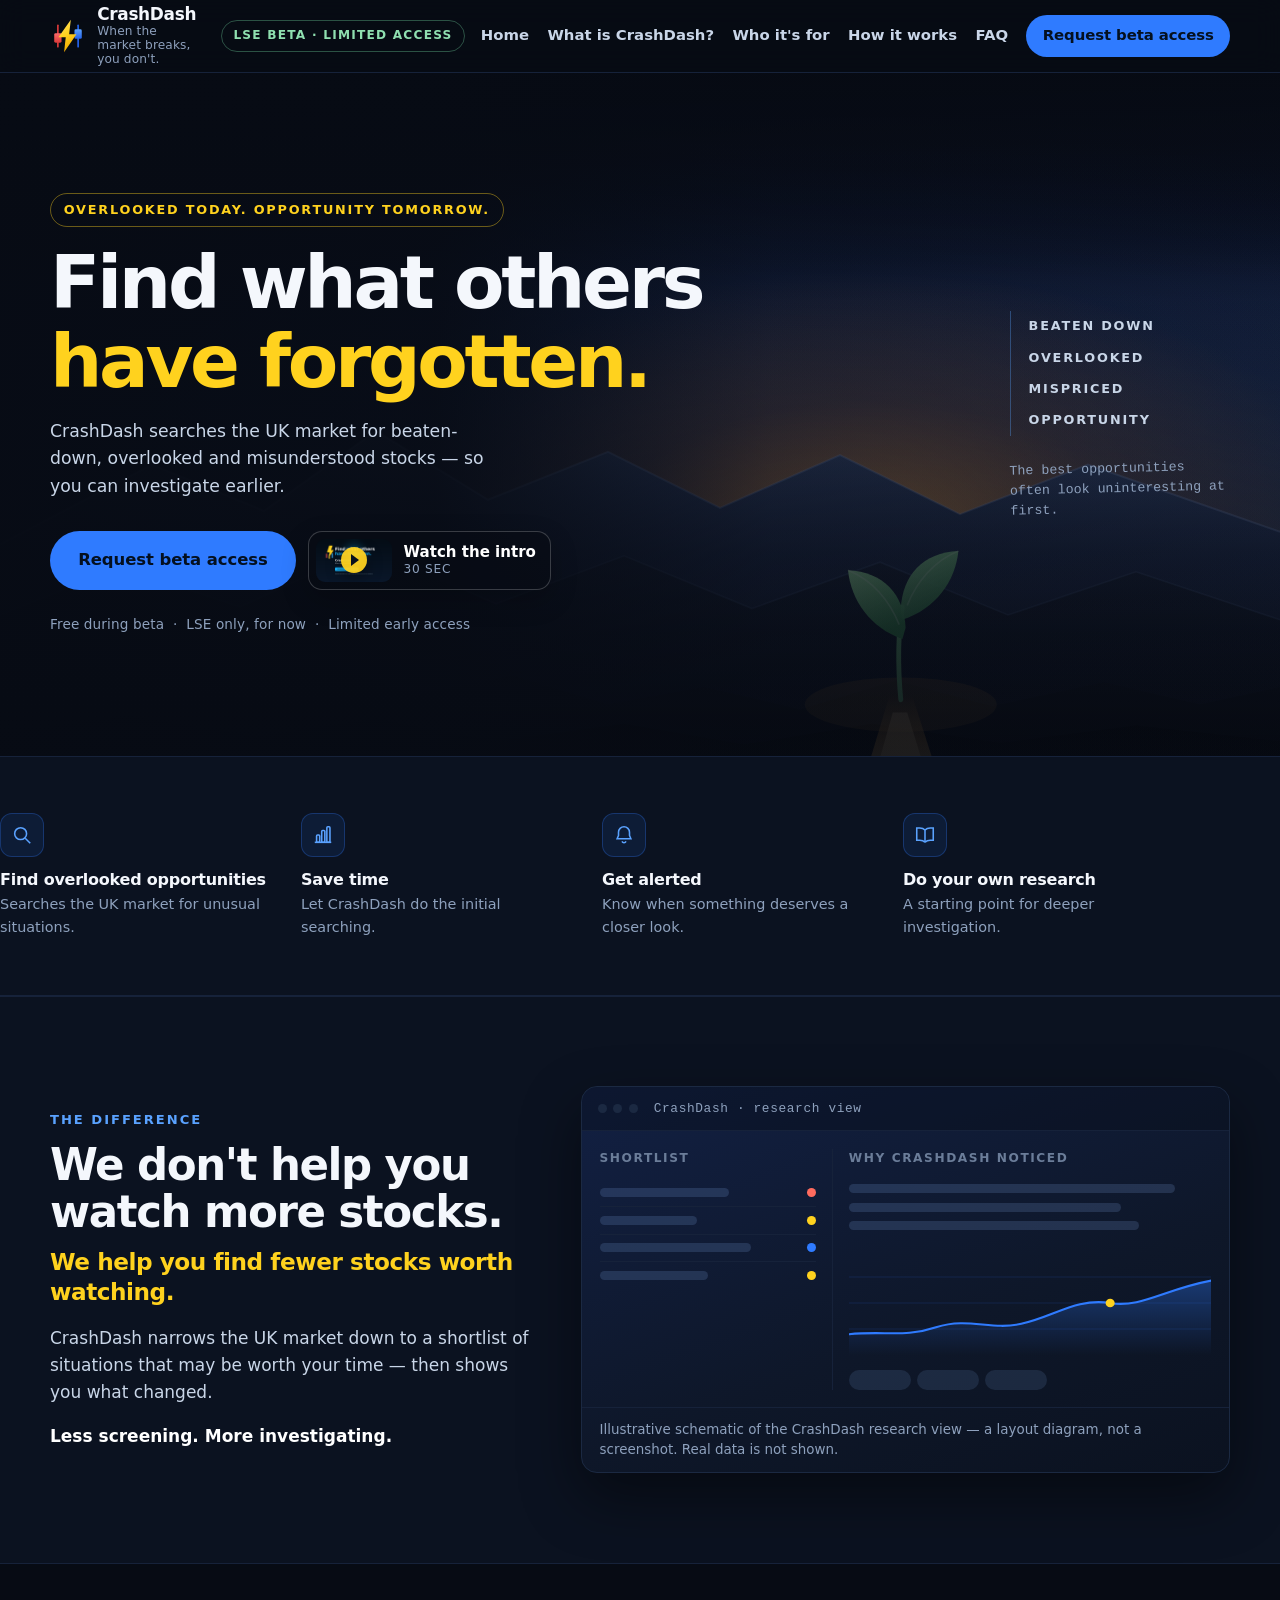
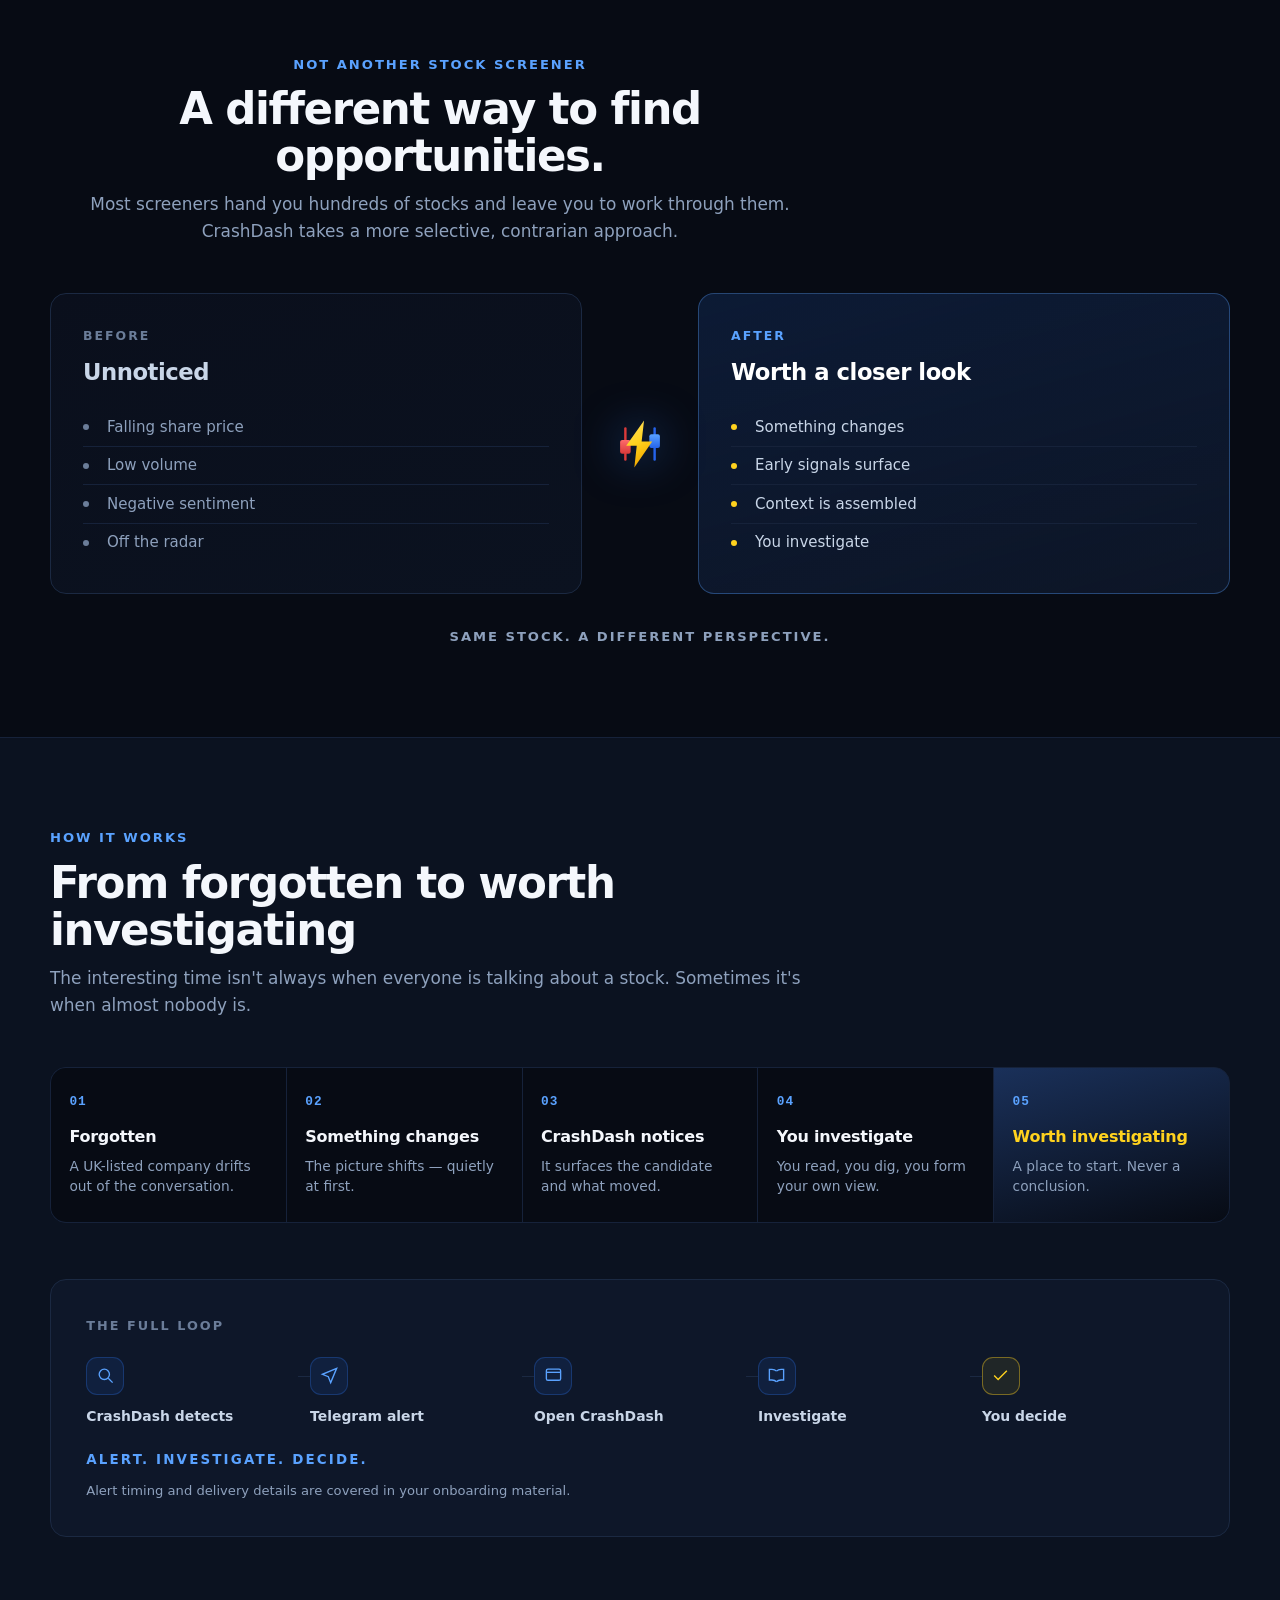
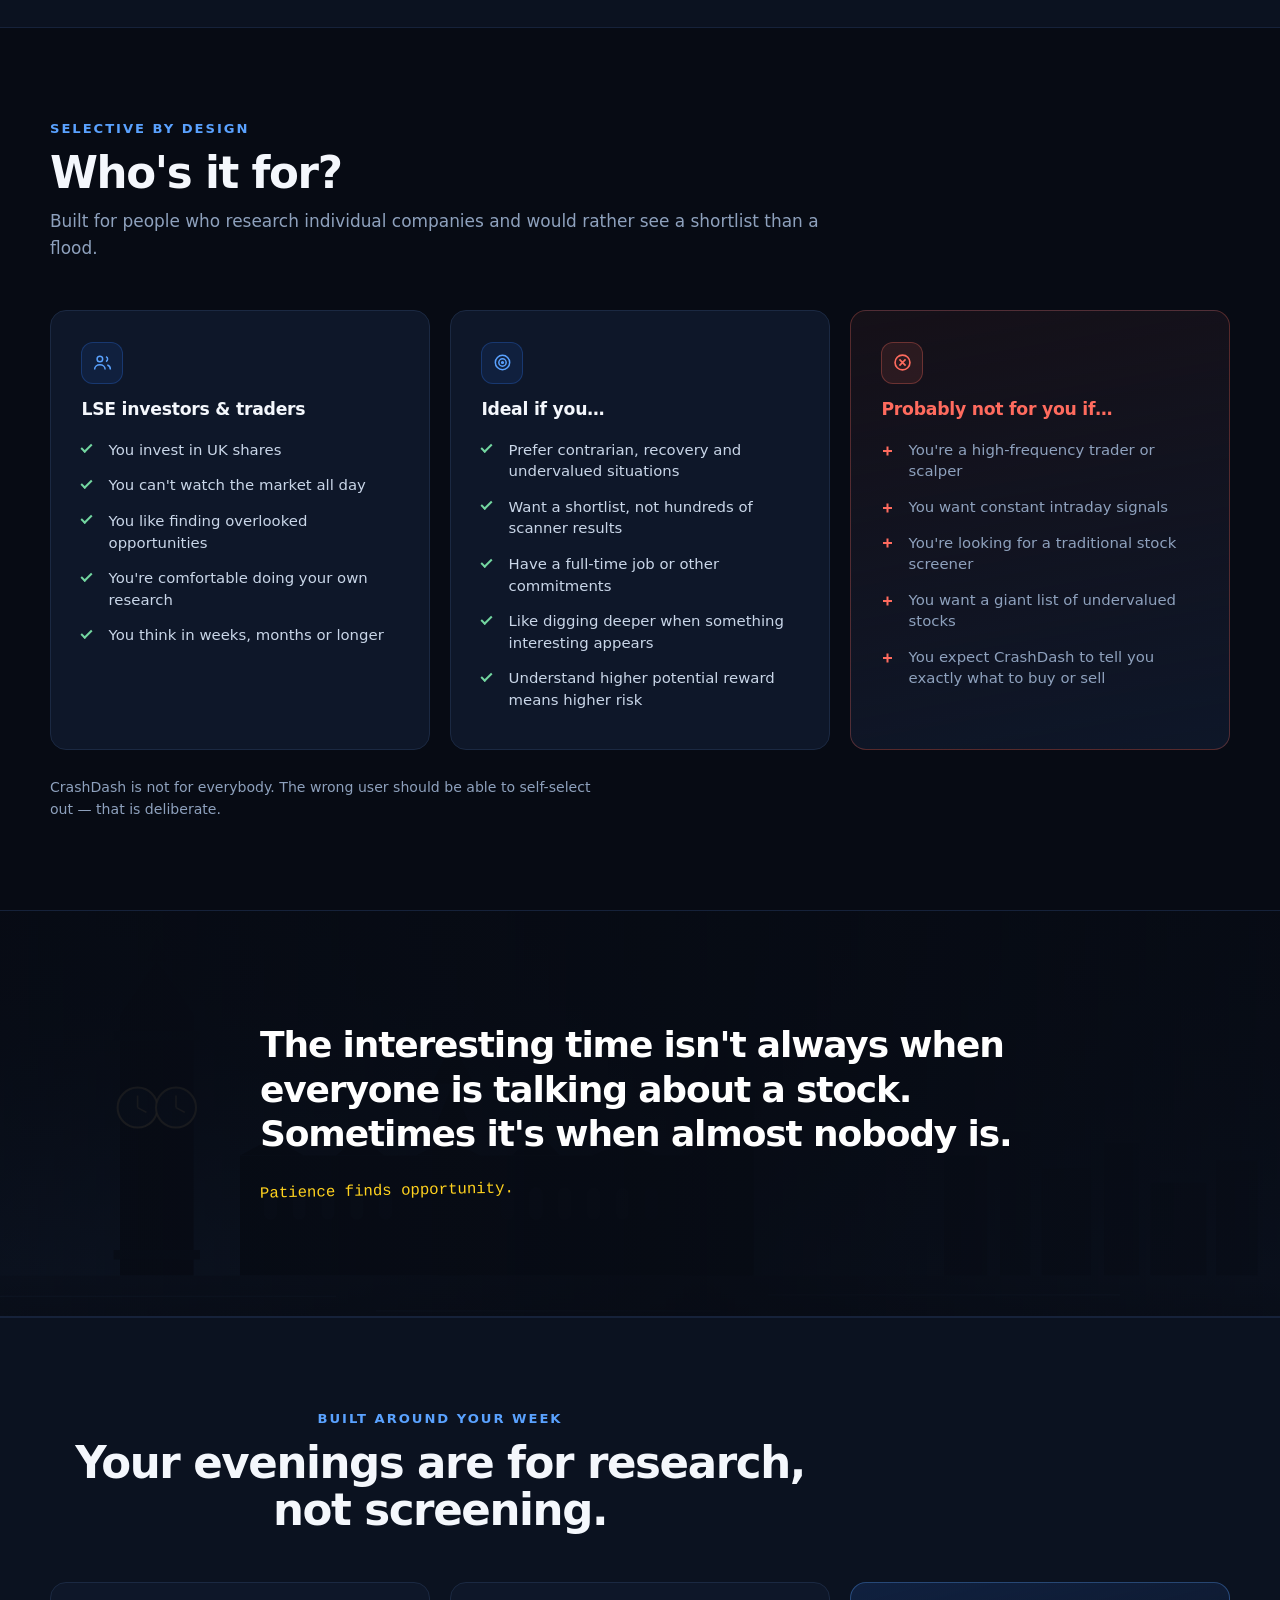
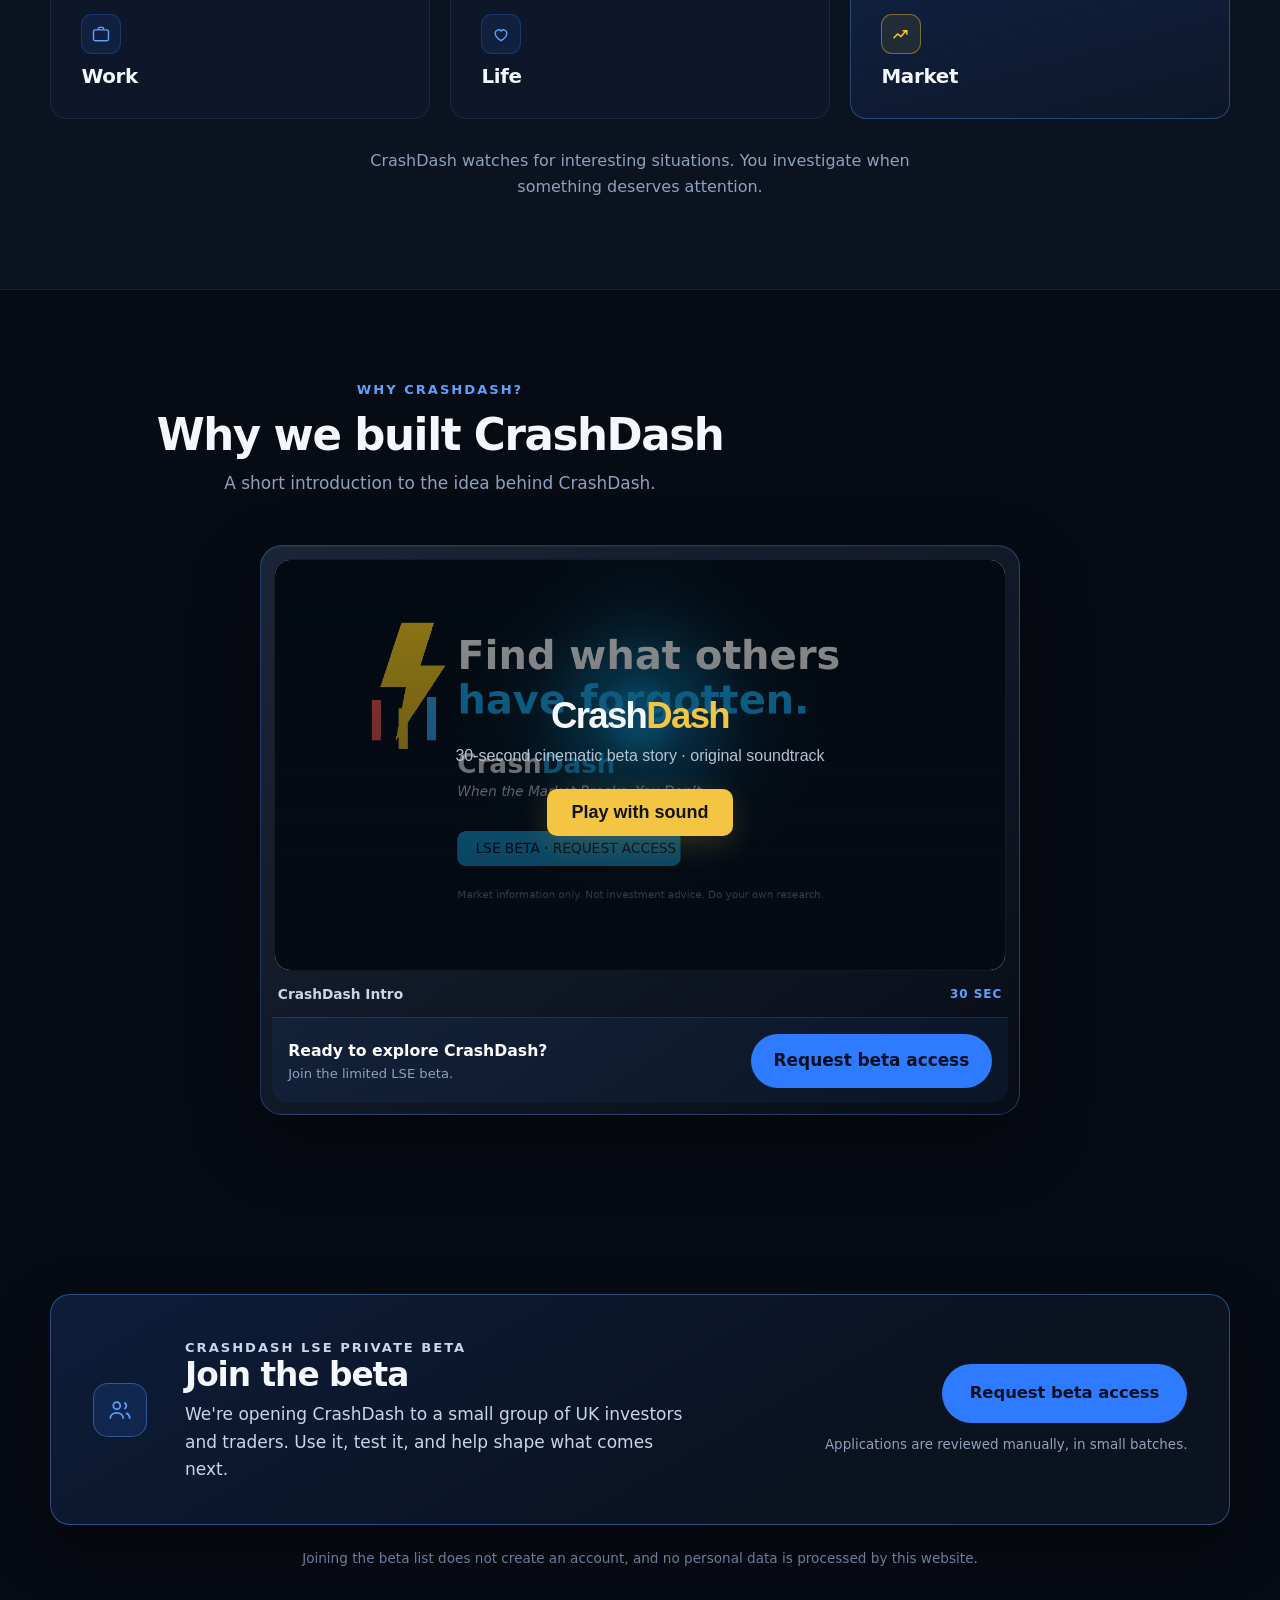
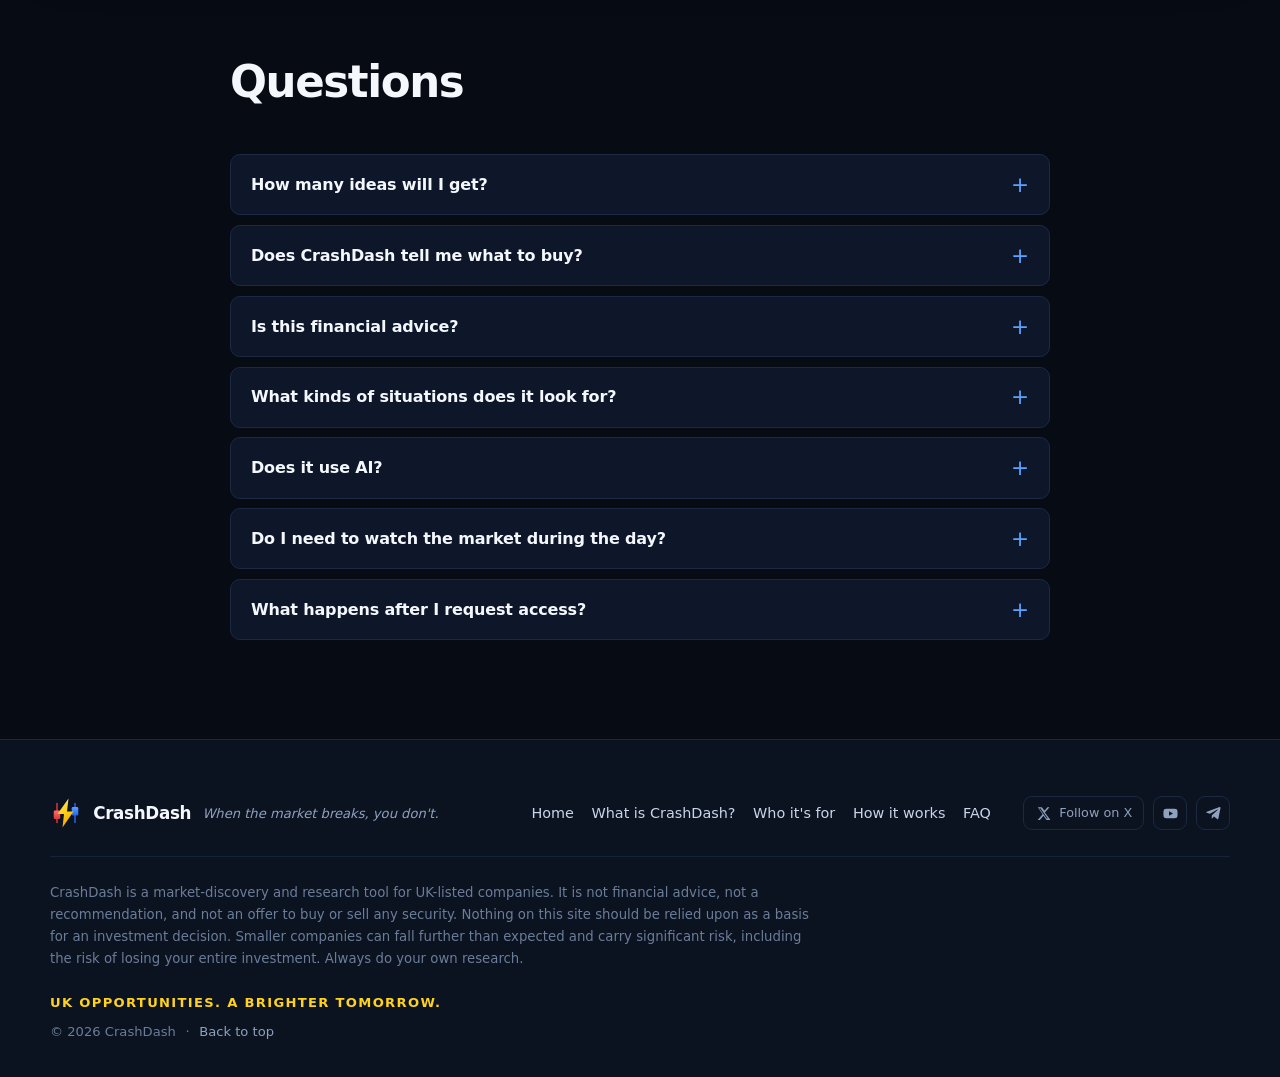
<file: index.html>
<!DOCTYPE html>
<html lang="en-GB">
<head>
<meta charset="utf-8">
<meta name="viewport" content="width=device-width, initial-scale=1">

<title>CrashDash — find what others have forgotten</title>
<meta name="description" content="CrashDash searches the UK market for beaten-down, overlooked and misunderstood stocks that may deserve another look. It narrows the market so you spend less time screening and more time researching. LSE private beta.">
<meta name="theme-color" content="#070b14">
<meta name="robots" content="index, follow">
<meta name="referrer" content="strict-origin-when-cross-origin">

<!-- Static-only boundary on load: connect-src 'none' means the page cannot call
     any API, and form-action 'none' means no form can post anywhere.
     frame-src allows 'self' for the same-origin cinematic embed.
     frame-ancestors is not honoured in a meta tag; set it as an HTTP header. -->
<meta http-equiv="Content-Security-Policy" content="default-src 'self'; img-src 'self' data:; style-src 'self'; script-src 'self'; connect-src 'none'; form-action 'none'; base-uri 'none'; object-src 'none'; frame-src 'self'">

<meta property="og:type" content="website">
<meta property="og:site_name" content="CrashDash">
<meta property="og:title" content="CrashDash — find what others have forgotten">
<meta property="og:description" content="A selective market-discovery and research tool for UK-listed stocks that may be beaten down, overlooked or misunderstood. LSE private beta.">
<meta name="twitter:card" content="summary">
<meta name="twitter:title" content="CrashDash — find what others have forgotten">
<meta name="twitter:description" content="UK-listed stocks that may be beaten down, overlooked or misunderstood. LSE private beta.">

<!-- Social preview image: export assets/images/og-card.svg to a 1200x630 PNG
     (og-card.png), then add:
       <meta property="og:image" content="assets/images/og-card.png">
       <meta name="twitter:image" content="assets/images/og-card.png">
       <meta name="twitter:card" content="summary_large_image">
     SVG is not rendered by the major social platforms, so it is deliberately not
     referenced here rather than shipping a broken preview. -->

<!-- Canonical URL: add this once a domain is chosen, and mirror it in og:url.
     <link rel="canonical" href="https://example.com/">
     <meta property="og:url" content="https://example.com/"> -->

<link rel="icon" href="assets/images/favicon.svg" type="image/svg+xml">
<link rel="stylesheet" href="assets/css/styles.css">
</head>
<body>

<a class="skip-link" href="#main">Skip to content</a>

<!-- ==================================================== HEADER =========== -->
<header class="site-header" id="top">
  <div class="wrap site-header__inner">
    <a class="brand" href="#top" aria-label="CrashDash home">
      <img class="brand__mark" src="assets/images/logo.svg" alt="" width="36" height="36">
      <span class="brand__text">
        <span class="brand__name">CrashDash</span>
        <span class="brand__tagline">When the market breaks, you don't.</span>
      </span>
    </a>

    <span class="badge">LSE beta · Limited access</span>

    <button class="nav-toggle" type="button" aria-expanded="false" aria-controls="site-nav">
      <span class="nav-toggle__bars" aria-hidden="true"></span>
      <span class="nav-toggle__label">Menu</span>
    </button>

    <nav class="site-nav" id="site-nav" aria-label="Primary">
      <a href="#top">Home</a>
      <a href="#different">What is CrashDash?</a>
      <a href="#who">Who it's for</a>
      <a href="#how">How it works</a>
      <a href="#faq">FAQ</a>
      <a class="btn btn--sm btn--primary" data-beta-link href="#beta">Request beta access</a>
    </nav>
  </div>
</header>

<main id="main">

  <!-- ==================================================== HERO ========== -->
  <section class="hero">
    <img class="hero__atmosphere" src="assets/images/hero-atmosphere.svg" alt="" aria-hidden="true">
    <div class="hero__scrim" aria-hidden="true"></div>

    <div class="wrap hero__inner">
      <div class="hero__copy">
        <p class="eyebrow">Overlooked today. Opportunity tomorrow.</p>
        <h1 class="hero__title">Find what others<br><span class="hl">have forgotten.</span></h1>
        <p class="hero__lede">
          CrashDash searches the UK market for beaten-down, overlooked and
          misunderstood stocks — so you can investigate earlier.
        </p>

        <div class="hero__actions">
          <a class="btn btn--primary btn--lg" data-beta-link href="#beta">Request beta access</a>
          <a class="hero-video-teaser" href="#video" aria-label="Watch the CrashDash intro, 30 seconds">
            <span class="hero-video-teaser__thumb" aria-hidden="true">
              <img src="assets/cinematic/assets/endcard.png" alt="">
              <span class="hero-video-teaser__play"></span>
            </span>
            <span class="hero-video-teaser__copy">
              <strong>Watch the intro</strong>
              <span>30 sec</span>
            </span>
          </a>
        </div>

        <p class="hero__subtext">
          <span>Free during beta</span>
          <span aria-hidden="true">·</span>
          <span>LSE only, for now</span>
          <span aria-hidden="true">·</span>
          <span>Limited early access</span>
        </p>
      </div>

      <aside class="hero__rail" aria-hidden="true">
        <ul class="rail">
          <li>Beaten down</li>
          <li>Overlooked</li>
          <li>Mispriced</li>
          <li>Opportunity</li>
        </ul>
        <p class="rail__note">The best opportunities often look uninteresting at first.</p>
      </aside>
    </div>
  </section>

  <!-- ================================================= BENEFITS ========= -->
  <section class="benefits" aria-label="What CrashDash does">
    <ul class="wrap benefits__grid">
      <li class="benefit">
        <span class="benefit__icon" aria-hidden="true">
          <svg viewBox="0 0 24 24" fill="none" stroke="currentColor" stroke-width="1.7">
            <circle cx="10.5" cy="10.5" r="6.5"/><path d="M15.5 15.5 21 21"/>
          </svg>
        </span>
        <h3>Find overlooked opportunities</h3>
        <p>Searches the UK market for unusual situations.</p>
      </li>
      <li class="benefit">
        <span class="benefit__icon" aria-hidden="true">
          <svg viewBox="0 0 24 24" fill="none" stroke="currentColor" stroke-width="1.7">
            <path d="M3 20h18"/><rect x="5" y="12" width="3.4" height="8" rx="1"/>
            <rect x="10.6" y="7" width="3.4" height="13" rx="1"/><rect x="16.2" y="3" width="3.4" height="17" rx="1"/>
          </svg>
        </span>
        <h3>Save time</h3>
        <p>Let CrashDash do the initial searching.</p>
      </li>
      <li class="benefit">
        <span class="benefit__icon" aria-hidden="true">
          <svg viewBox="0 0 24 24" fill="none" stroke="currentColor" stroke-width="1.7">
            <path d="M12 3a6 6 0 0 0-6 6v3.5L4.5 16h15L18 12.5V9a6 6 0 0 0-6-6Z"/>
            <path d="M9.8 19a2.4 2.4 0 0 0 4.4 0"/>
          </svg>
        </span>
        <h3>Get alerted</h3>
        <p>Know when something deserves a closer look.</p>
      </li>
      <li class="benefit">
        <span class="benefit__icon" aria-hidden="true">
          <svg viewBox="0 0 24 24" fill="none" stroke="currentColor" stroke-width="1.7">
            <path d="M12 6.5C10.6 5 8.6 4.3 6.3 4.3H3v13.4h3.3c2.3 0 4.3.7 5.7 2.2"/>
            <path d="M12 6.5c1.4-1.5 3.4-2.2 5.7-2.2H21v13.4h-3.3c-2.3 0-4.3.7-5.7 2.2"/>
            <path d="M12 6.5v13.4"/>
          </svg>
        </span>
        <h3>Do your own research</h3>
        <p>A starting point for deeper investigation.</p>
      </li>
    </ul>
  </section>

  <!-- ================================================== PRODUCT ========= -->
  <section class="section section--tinted" id="product">
    <div class="wrap">
      <div class="product__split">
        <div class="product__copy">
          <p class="kicker">The difference</p>
          <h2>We don't help you watch more stocks.</h2>
          <p class="statement__quote statement__quote--tight">
            <span class="hl">We help you find fewer stocks worth watching.</span>
          </p>
          <p class="prose">
            CrashDash narrows the UK market down to a shortlist of situations that
            may be worth your time — then shows you what changed.
          </p>
          <p class="prose prose--strong">Less screening. More investigating.</p>
        </div>

        <!-- Illustrative schematic of the CrashDash research view. This is a
             deliberately abstract wireframe: no tickers, no prices and no
             performance figures are shown, because real product screenshots are
             not yet available. Replace this block with a real screenshot when
             one exists (see README, "Product imagery"). -->
        <figure class="schematic">
          <div class="schematic__chrome" aria-hidden="true">
            <span class="schematic__dot"></span>
            <span class="schematic__dot"></span>
            <span class="schematic__dot"></span>
            <span class="schematic__title">CrashDash · research view</span>
          </div>

          <div class="schematic__body" aria-hidden="true">
            <div class="schematic__list">
              <p class="schematic__cap">Shortlist</p>
              <div class="skel skel--row"><span class="skel__bar skel__bar--w60"></span><span class="skel__dot skel__dot--hi"></span></div>
              <div class="skel skel--row"><span class="skel__bar skel__bar--w45"></span><span class="skel__dot skel__dot--md"></span></div>
              <div class="skel skel--row"><span class="skel__bar skel__bar--w70"></span><span class="skel__dot skel__dot--lo"></span></div>
              <div class="skel skel--row"><span class="skel__bar skel__bar--w50"></span><span class="skel__dot skel__dot--md"></span></div>
            </div>

            <div class="schematic__detail">
              <p class="schematic__cap">Why CrashDash noticed</p>
              <div class="skel skel--line"><span class="skel__bar skel__bar--w90"></span></div>
              <div class="skel skel--line"><span class="skel__bar skel__bar--w75"></span></div>
              <div class="skel skel--line"><span class="skel__bar skel__bar--w80"></span></div>

              <div class="schematic__chart">
                <svg viewBox="0 0 400 120" preserveAspectRatio="none">
                  <defs>
                    <linearGradient id="schFill" x1="0" y1="0" x2="0" y2="1">
                      <stop offset="0" stop-color="#2f7bff" stop-opacity="0.35"/>
                      <stop offset="1" stop-color="#2f7bff" stop-opacity="0"/>
                    </linearGradient>
                  </defs>
                  <g stroke="#2f7bff" stroke-opacity="0.16" stroke-width="1">
                    <path d="M0 30H400M0 60H400M0 90H400"/>
                  </g>
                  <path d="M0 96 C40 92 62 100 96 88 C132 76 156 92 190 84
                           C226 76 250 54 288 60 C322 66 348 44 400 34"
                        fill="none" stroke="#2f7bff" stroke-width="2.4" stroke-linecap="round"/>
                  <path d="M0 96 C40 92 62 100 96 88 C132 76 156 92 190 84
                           C226 76 250 54 288 60 C322 66 348 44 400 34 L400 120 L0 120 Z"
                        fill="url(#schFill)"/>
                  <circle cx="288" cy="60" r="5" fill="#ffd21e"/>
                </svg>
              </div>

              <div class="schematic__tags">
                <span class="skel__pill"></span>
                <span class="skel__pill"></span>
                <span class="skel__pill"></span>
              </div>
            </div>
          </div>

          <figcaption class="schematic__caption">
            Illustrative schematic of the CrashDash research view — a layout
            diagram, not a screenshot. Real data is not shown.
          </figcaption>
        </figure>
      </div>
    </div>
  </section>

  <!-- ============================================ BEFORE / AFTER ========= -->
  <section class="section" id="different">
    <div class="wrap">
      <header class="section__head center">
        <p class="kicker">Not another stock screener</p>
        <h2>A different way to find opportunities.</h2>
        <p class="section__lede">
          Most screeners hand you hundreds of stocks and leave you to work through
          them. CrashDash takes a more selective, contrarian approach.
        </p>
      </header>

      <div class="compare">
        <div class="compare__side compare__side--before">
          <p class="compare__tag">Before</p>
          <p class="compare__state">Unnoticed</p>
          <ul class="compare__list">
            <li>Falling share price</li>
            <li>Low volume</li>
            <li>Negative sentiment</li>
            <li>Off the radar</li>
          </ul>
        </div>

        <div class="compare__divider" aria-hidden="true">
          <img src="assets/images/logo.svg" alt="" width="52" height="52">
        </div>

        <div class="compare__side compare__side--after">
          <p class="compare__tag">After</p>
          <p class="compare__state">Worth a closer look</p>
          <ul class="compare__list">
            <li>Something changes</li>
            <li>Early signals surface</li>
            <li>Context is assembled</li>
            <li>You investigate</li>
          </ul>
        </div>
      </div>

      <p class="compare__caption">Same stock. A different perspective.</p>
    </div>
  </section>

  <!-- ====================================================== HOW ========== -->
  <section class="section section--tinted" id="how">
    <div class="wrap">
      <header class="section__head">
        <p class="kicker">How it works</p>
        <h2>From forgotten to worth investigating</h2>
        <p class="section__lede">
          The interesting time isn't always when everyone is talking about a stock.
          Sometimes it's when almost nobody is.
        </p>
      </header>

      <ol class="flow">
        <li class="flow__step">
          <span class="flow__num">01</span>
          <span class="flow__label">Forgotten</span>
          <span class="flow__note">A UK-listed company drifts out of the conversation.</span>
        </li>
        <li class="flow__step">
          <span class="flow__num">02</span>
          <span class="flow__label">Something changes</span>
          <span class="flow__note">The picture shifts — quietly at first.</span>
        </li>
        <li class="flow__step">
          <span class="flow__num">03</span>
          <span class="flow__label">CrashDash notices</span>
          <span class="flow__note">It surfaces the candidate and what moved.</span>
        </li>
        <li class="flow__step">
          <span class="flow__num">04</span>
          <span class="flow__label">You investigate</span>
          <span class="flow__note">You read, you dig, you form your own view.</span>
        </li>
        <li class="flow__step flow__step--end">
          <span class="flow__num">05</span>
          <span class="flow__label">Worth investigating</span>
          <span class="flow__note">A place to start. Never a conclusion.</span>
        </li>
      </ol>

      <div class="journey">
        <p class="journey__title">The full loop</p>
        <ol class="journey__track">
          <li class="journey__node">
            <span class="journey__icon" aria-hidden="true">
              <svg viewBox="0 0 24 24" fill="none" stroke="currentColor" stroke-width="1.7">
                <circle cx="10.5" cy="10.5" r="6.5"/><path d="M15.5 15.5 21 21"/>
              </svg>
            </span>
            <span class="journey__label">CrashDash detects</span>
          </li>
          <li class="journey__node">
            <span class="journey__icon" aria-hidden="true">
              <svg viewBox="0 0 24 24" fill="none" stroke="currentColor" stroke-width="1.7">
                <path d="M21 3 3 10.5l7.5 3L13.5 21 21 3Z"/>
              </svg>
            </span>
            <span class="journey__label">Telegram alert</span>
          </li>
          <li class="journey__node">
            <span class="journey__icon" aria-hidden="true">
              <svg viewBox="0 0 24 24" fill="none" stroke="currentColor" stroke-width="1.7">
                <rect x="3" y="4" width="18" height="14" rx="2"/><path d="M3 8h18"/>
              </svg>
            </span>
            <span class="journey__label">Open CrashDash</span>
          </li>
          <li class="journey__node">
            <span class="journey__icon" aria-hidden="true">
              <svg viewBox="0 0 24 24" fill="none" stroke="currentColor" stroke-width="1.7">
                <path d="M12 6.5C10.6 5 8.6 4.3 6.3 4.3H3v13.4h3.3c2.3 0 4.3.7 5.7 2.2"/>
                <path d="M12 6.5c1.4-1.5 3.4-2.2 5.7-2.2H21v13.4h-3.3c-2.3 0-4.3.7-5.7 2.2"/>
              </svg>
            </span>
            <span class="journey__label">Investigate</span>
          </li>
          <li class="journey__node journey__node--end">
            <span class="journey__icon" aria-hidden="true">
              <svg viewBox="0 0 24 24" fill="none" stroke="currentColor" stroke-width="1.7">
                <path d="M20 6 9 17l-5-5"/>
              </svg>
            </span>
            <span class="journey__label">You decide</span>
          </li>
        </ol>
        <p class="journey__caption">Alert. Investigate. Decide.</p>
        <p class="journey__note">
          Alert timing and delivery details are covered in your onboarding material.
        </p>
      </div>
    </div>
  </section>

  <!-- ====================================================== WHO ========== -->
  <section class="section" id="who">
    <div class="wrap">
      <header class="section__head">
        <p class="kicker">Selective by design</p>
        <h2>Who's it for?</h2>
        <p class="section__lede">
          Built for people who research individual companies and would rather see a
          shortlist than a flood.
        </p>
      </header>

      <div class="cards">
        <article class="card card--yes">
          <span class="card__icon" aria-hidden="true">
            <svg viewBox="0 0 24 24" fill="none" stroke="currentColor" stroke-width="1.7">
              <circle cx="9" cy="8" r="3.2"/><path d="M3 20c0-3.3 2.7-5.4 6-5.4s6 2.1 6 5.4"/>
              <path d="M16 5.2A3.2 3.2 0 0 1 16 11"/><path d="M17.5 14.9c2.1.6 3.5 2.2 3.5 5.1"/>
            </svg>
          </span>
          <h3 class="card__title">LSE investors &amp; traders</h3>
          <ul class="tick">
            <li>You invest in UK shares</li>
            <li>You can't watch the market all day</li>
            <li>You like finding overlooked opportunities</li>
            <li>You're comfortable doing your own research</li>
            <li>You think in weeks, months or longer</li>
          </ul>
        </article>

        <article class="card card--yes">
          <span class="card__icon" aria-hidden="true">
            <svg viewBox="0 0 24 24" fill="none" stroke="currentColor" stroke-width="1.7">
              <circle cx="12" cy="12" r="8.2"/><circle cx="12" cy="12" r="4.2"/><circle cx="12" cy="12" r="1"/>
            </svg>
          </span>
          <h3 class="card__title">Ideal if you&hellip;</h3>
          <ul class="tick">
            <li>Prefer contrarian, recovery and undervalued situations</li>
            <li>Want a shortlist, not hundreds of scanner results</li>
            <li>Have a full-time job or other commitments</li>
            <li>Like digging deeper when something interesting appears</li>
            <li>Understand higher potential reward means higher risk</li>
          </ul>
        </article>

        <article class="card card--no">
          <span class="card__icon" aria-hidden="true">
            <svg viewBox="0 0 24 24" fill="none" stroke="currentColor" stroke-width="1.9">
              <circle cx="12" cy="12" r="8.5"/><path d="M8.5 8.5l7 7M15.5 8.5l-7 7"/>
            </svg>
          </span>
          <h3 class="card__title">Probably not for you if&hellip;</h3>
          <ul class="cross">
            <li>You're a high-frequency trader or scalper</li>
            <li>You want constant intraday signals</li>
            <li>You're looking for a traditional stock screener</li>
            <li>You want a giant list of undervalued stocks</li>
            <li>You expect CrashDash to tell you exactly what to buy or sell</li>
          </ul>
        </article>
      </div>

      <p class="cards__note">
        CrashDash is not for everybody. The wrong user should be able to self-select
        out — that is deliberate.
      </p>
    </div>
  </section>

  <!-- ==================================================== QUOTE ========== -->
  <section class="quote">
    <img class="quote__bg" src="assets/images/london-skyline.svg" alt="" aria-hidden="true">
    <div class="quote__scrim" aria-hidden="true"></div>
    <div class="wrap quote__inner">
      <blockquote class="quote__text">
        The interesting time isn't always when everyone is talking about a stock.
        Sometimes it's when almost nobody is.
      </blockquote>
      <p class="quote__sign">Patience finds opportunity.</p>
    </div>
  </section>

  <!-- ===================================================== WEEK ========== -->
  <section class="section section--tinted" id="week">
    <div class="wrap">
      <header class="section__head center">
        <p class="kicker">Built around your week</p>
        <h2>Your evenings are for research, not screening.</h2>
      </header>

      <ul class="week">
        <li class="week__item">
          <span class="week__icon" aria-hidden="true">
            <svg viewBox="0 0 24 24" fill="none" stroke="currentColor" stroke-width="1.7">
              <rect x="3" y="7" width="18" height="13" rx="2"/><path d="M9 7V5.5A1.5 1.5 0 0 1 10.5 4h3A1.5 1.5 0 0 1 15 5.5V7"/>
            </svg>
          </span>
          <h3>Work</h3>
        </li>
        <li class="week__item">
          <span class="week__icon" aria-hidden="true">
            <svg viewBox="0 0 24 24" fill="none" stroke="currentColor" stroke-width="1.7">
              <path d="M12 20s7-4.2 7-9a4 4 0 0 0-7-2.6A4 4 0 0 0 5 11c0 4.8 7 9 7 9Z"/>
            </svg>
          </span>
          <h3>Life</h3>
        </li>
        <li class="week__item week__item--accent">
          <span class="week__icon" aria-hidden="true">
            <svg viewBox="0 0 24 24" fill="none" stroke="currentColor" stroke-width="1.7">
              <path d="M3 17l5-5 4 3 6-7"/><path d="M14 8h5v5"/>
            </svg>
          </span>
          <h3>Market</h3>
        </li>
      </ul>

      <p class="week__caption">
        CrashDash watches for interesting situations. You investigate when something
        deserves attention.
      </p>
    </div>
  </section>

  <!-- ==================================================== VIDEO ========== -->
  <section class="section" id="video">
    <div class="wrap">
      <header class="section__head center">
        <p class="kicker">Why CrashDash?</p>
        <h2>Why we built CrashDash</h2>
        <p class="section__lede">A short introduction to the idea behind CrashDash.</p>
      </header>

      <!-- CrashDash cinematic. Self-contained experience served from the
           assets/cinematic/ folder. It is embedded in an
           isolated iframe so its own full-viewport layout, 16:9 stage,
           animation timeline and single audio track keep working exactly as
           built, without inheriting this page's styles or scroll behaviour.
           The CSP above permits this with frame-src 'self'. -->
      <div class="crashdash-cinematic-wrapper" aria-label="CrashDash Intro, 30 seconds">
        <div class="crashdash-cinematic-screen">
          <iframe
            class="crashdash-cinematic-frame"
            src="assets/cinematic/index.html"
            title="CrashDash Intro — 30 second cinematic"
            loading="eager"
            allow="autoplay; fullscreen"
            allowfullscreen
          ></iframe>
        </div>
        <div class="crashdash-cinematic-meta">
          <span>CrashDash Intro</span>
          <span>30 sec</span>
        </div>
        <div class="crashdash-cinematic-conversion" data-video-conversion>
          <div>
            <strong>Ready to explore CrashDash?</strong>
            <span>Join the limited LSE beta.</span>
          </div>
          <a class="btn btn--primary" data-beta-link href="#beta">Request beta access</a>
        </div>
      </div>
    </div>
  </section>

  <!-- ===================================================== BETA ========== -->
  <section class="section" id="beta">
    <div class="wrap">
      <div class="beta">
        <span class="beta__icon" aria-hidden="true">
          <svg viewBox="0 0 24 24" fill="none" stroke="currentColor" stroke-width="1.6">
            <circle cx="9" cy="8" r="3.2"/><path d="M3 20c0-3.3 2.7-5.4 6-5.4s6 2.1 6 5.4"/>
            <path d="M16 5.2A3.2 3.2 0 0 1 16 11"/><path d="M17.5 14.9c2.1.6 3.5 2.2 3.5 5.1"/>
          </svg>
        </span>
        <div class="beta__copy">
          <p class="kicker">CrashDash LSE private beta</p>
          <h2>Join the beta</h2>
          <p>
            We're opening CrashDash to a small group of UK investors and traders. Use
            it, test it, and help shape what comes next.
          </p>
        </div>
        <div class="beta__action">
          <!-- ============================================================
               BETA REQUEST LINK — SET THIS BEFORE DEPLOYING
               Put your form URL in assets/js/config.js -> betaRequestUrl
               The buttons are wired automatically from that value.
               ============================================================ -->
          <a class="btn btn--primary btn--lg" data-beta-link href="#beta">Request beta access</a>
          <p class="beta__note">Applications are reviewed manually, in small batches.</p>
        </div>
      </div>

      <p class="fineprint">
        Joining the beta list does not create an account, and no personal data is
        processed by this website.
      </p>
    </div>
  </section>

  <!-- ====================================================== FAQ ========== -->
  <section class="section section--faq" id="faq">
    <div class="wrap wrap--narrow">
      <header class="section__head">
        <h2>Questions</h2>
      </header>

      <details class="qa">
        <summary>How many ideas will I get?</summary>
        <p>
          Fewer than a screener, and that is the point. CrashDash is designed to
          narrow the market, not to flood you with it.
        </p>
      </details>

      <details class="qa">
        <summary>Does CrashDash tell me what to buy?</summary>
        <p>
          No. It surfaces candidates and shows you what changed. The investigating
          and the decision stay with you.
        </p>
      </details>

      <details class="qa">
        <summary>Is this financial advice?</summary>
        <p>
          No. CrashDash is a market-discovery and research tool. It is not regulated
          advice and it is not a recommendation.
        </p>
      </details>

      <details class="qa">
        <summary>What kinds of situations does it look for?</summary>
        <p>
          UK-listed companies that may be beaten down, overlooked, misunderstood, out
          of favour, or beginning to change.
        </p>
      </details>

      <details class="qa">
        <summary>Does it use AI?</summary>
        <p>
          AI-assisted analysis supports parts of the research process. It does not
          choose what you look at, and it does not tell you what to do.
        </p>
      </details>

      <details class="qa">
        <summary>Do I need to watch the market during the day?</summary>
        <p>
          No. CrashDash is built for people who cannot watch markets all day. You
          should be able to catch up in the evening and still have something worth
          reading.
        </p>
      </details>

      <details class="qa">
        <summary>What happens after I request access?</summary>
        <p>
          Requests are handled manually. This website collects nothing itself — it
          holds no accounts, no analytics and no cookies.
        </p>
      </details>
    </div>
  </section>

</main>

<!-- ==================================================== FOOTER =========== -->
<footer class="site-footer">
  <div class="wrap site-footer__inner">
    <div class="site-footer__top">
      <div class="site-footer__brand">
        <img src="assets/images/logo.svg" alt="" width="32" height="32">
        <span class="site-footer__name">CrashDash</span>
        <span class="site-footer__tagline">When the market breaks, you don't.</span>
      </div>

      <nav class="site-footer__nav" aria-label="Footer">
        <a href="#top">Home</a>
        <a href="#different">What is CrashDash?</a>
        <a href="#who">Who it's for</a>
        <a href="#how">How it works</a>
        <a href="#faq">FAQ</a>
      </nav>

      <div class="site-footer__social">
        <a class="social social--x" href="https://x.com/CrashDashAI" target="_blank"
           rel="noopener noreferrer" aria-label="Follow CrashDash on X">
          <svg viewBox="0 0 24 24" fill="currentColor"><path d="M17.5 3h3l-6.6 7.6L21.8 21h-5.5l-4.3-5.7L6.9 21H3.8l7-8-6.8-10h5.6l3.9 5.2L17.5 3Zm-1 16h1.6L7.6 4.6H5.9L16.5 19Z"/></svg>
          <span>Follow on X</span>
        </a>
        <span class="social" aria-hidden="true">
          <svg viewBox="0 0 24 24" fill="currentColor"><path d="M22 12s0-3.2-.4-4.7a2.5 2.5 0 0 0-1.7-1.7C18.3 5.2 12 5.2 12 5.2s-6.3 0-7.9.4a2.5 2.5 0 0 0-1.7 1.7C2 8.8 2 12 2 12s0 3.2.4 4.7c.2.9.9 1.5 1.7 1.7 1.6.4 7.9.4 7.9.4s6.3 0 7.9-.4a2.5 2.5 0 0 0 1.7-1.7C22 15.2 22 12 22 12ZM10 15.2V8.8l5.5 3.2-5.5 3.2Z"/></svg>
        </span>
        <span class="social" aria-hidden="true">
          <svg viewBox="0 0 24 24" fill="currentColor"><path d="M21.9 4.3 18.9 19c-.2 1-.8 1.3-1.7.8l-4.6-3.4-2.2 2.2c-.3.3-.5.5-1 .5l.3-4.7 8.5-7.7c.4-.3-.1-.5-.6-.2L6.9 12.4 2.4 11c-1-.3-1-1 .2-1.4L20.5 2.9c.8-.3 1.5.2 1.4 1.4Z"/></svg>
        </span>
      </div>
    </div>

    <p class="site-footer__legal">
      CrashDash is a market-discovery and research tool for UK-listed companies. It is
      not financial advice, not a recommendation, and not an offer to buy or sell any
      security. Nothing on this site should be relied upon as a basis for an investment
      decision. Smaller companies can fall further than expected and carry significant
      risk, including the risk of losing your entire investment. Always do your own
      research.
    </p>

    <p class="site-footer__meta">
      <span>UK opportunities. A brighter tomorrow.</span>
    </p>
    <p class="site-footer__meta site-footer__meta--dim">
      <span>&copy; <span id="year">2026</span> CrashDash</span>
      <span aria-hidden="true">·</span>
      <a href="#top">Back to top</a>
    </p>
  </div>
</footer>

<script src="assets/js/config.js"></script>
<script src="assets/js/main.js"></script>
</body>
</html>
</file>
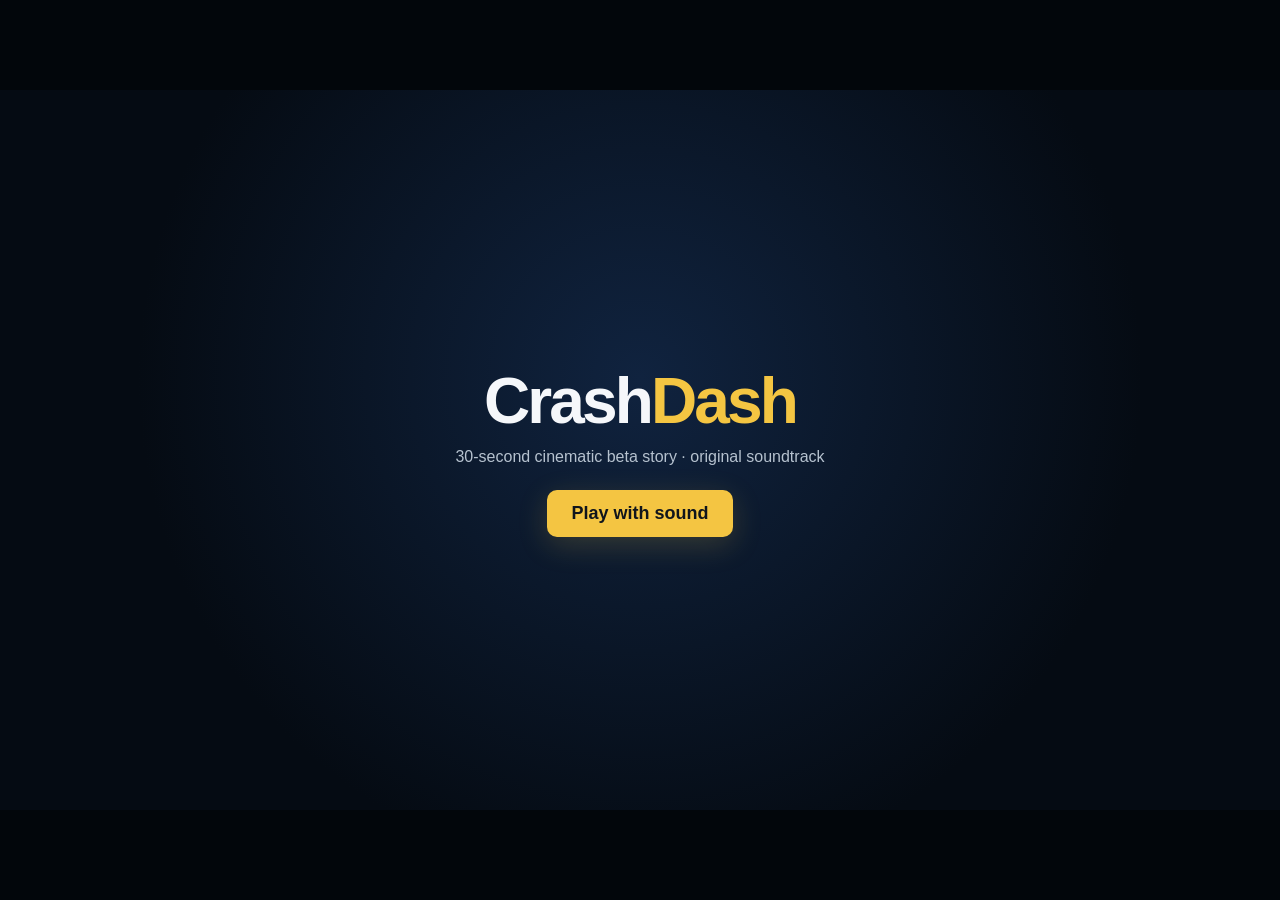
<file: CrashDash_Cinematic_HTML_MUSIC/index.html>
<!doctype html>
<html lang="en">
<head>
<meta charset="utf-8"/>
<meta name="viewport" content="width=device-width, initial-scale=1"/>
<title>CrashDash — 30s Cinematic</title>
<style>
:root{--bg:#08111f;--fg:#f5f7fa;--muted:#b6c2cf;--gold:#f4c542}
*{box-sizing:border-box}html,body{margin:0;background:#02060b;color:var(--fg);font-family:Inter,Segoe UI,Arial,sans-serif;height:100%;overflow:hidden}
.stage{position:relative;width:100vw;height:100vh;background:#02060b;display:flex;align-items:center;justify-content:center}
.frame{position:relative;width:min(100vw,177.777vh);height:min(56.25vw,100vh);overflow:hidden;background:#02060b}
.media{position:absolute;inset:0;width:100%;height:100%;object-fit:cover;opacity:0;transition:opacity 1.15s cubic-bezier(.22,.61,.36,1);filter:saturate(.94) contrast(1.06) brightness(.94)}
.media.active{opacity:1}
.vignette{position:absolute;inset:0;pointer-events:none;background:
radial-gradient(circle at 50% 45%,transparent 38%,rgba(0,0,0,.38) 75%,rgba(0,0,0,.76) 100%),
linear-gradient(180deg,rgba(0,0,0,.22),transparent 28%,transparent 70%,rgba(0,0,0,.42));z-index:5}
.goldwash{position:absolute;inset:0;z-index:6;pointer-events:none;background:radial-gradient(circle at 62% 55%,rgba(244,197,66,.10),transparent 36%);mix-blend-mode:screen}
.copy{position:absolute;z-index:10;left:7%;right:7%;bottom:10%;opacity:0;transform:translateY(20px) scale(.995);transition:opacity .75s ease,transform .85s cubic-bezier(.22,.61,.36,1);text-shadow:0 3px 28px rgba(0,0,0,.9)}
.copy.show{opacity:1;transform:translateY(0) scale(1)}
.copy.center{left:8%;right:8%;bottom:auto;top:50%;transform:translateY(calc(-50% + 20px));text-align:center}
.copy.center.show{transform:translateY(-50%)}
.eyebrow{font-size:clamp(10px,1vw,17px);font-weight:800;letter-spacing:.24em;color:var(--gold);margin-bottom:12px;text-transform:uppercase}
.headline{font-size:clamp(30px,4.35vw,78px);line-height:1.00;font-weight:780;max-width:1050px;letter-spacing:-.04em}
.center .headline{margin:auto}
.sub{margin-top:16px;font-size:clamp(14px,1.45vw,25px);line-height:1.35;color:#c6d0db;max-width:880px}
.center .sub{margin:16px auto 0}
.rule{width:52px;height:3px;background:var(--gold);margin:0 0 18px;border-radius:4px;box-shadow:0 0 24px rgba(244,197,66,.55)}
.center .rule{margin:0 auto 18px}
.endcard{position:absolute;inset:0;z-index:20;background:#050b13 url('assets/endcard.png') center/cover no-repeat;opacity:0;transform:scale(1.025);transition:opacity 1.15s ease,transform 4.5s ease}
.endcard.show{opacity:1;transform:scale(1)}
.endcopy{position:absolute;z-index:24;left:7%;right:7%;bottom:8%;display:flex;justify-content:space-between;align-items:end;opacity:0;transition:opacity .9s ease}
.endcopy.show{opacity:1}
.endcopy .mini{font-size:clamp(10px,.85vw,14px);letter-spacing:.18em;text-transform:uppercase;color:#d5dce5}
.endcopy .cta{font-size:clamp(11px,1vw,16px);font-weight:800;color:#10151c;background:var(--gold);padding:10px 16px;border-radius:8px}
.controls{position:absolute;z-index:40;top:18px;right:18px;display:flex;gap:8px;opacity:.28;transition:opacity .2s}.controls:hover{opacity:1}
.controls button{background:rgba(5,11,19,.78);border:1px solid rgba(255,255,255,.18);color:#fff;padding:8px 12px;border-radius:8px;cursor:pointer}
.progress{position:absolute;left:0;right:0;bottom:0;height:3px;z-index:50;background:rgba(255,255,255,.08)}.bar{height:100%;width:0;background:var(--gold);box-shadow:0 0 14px rgba(244,197,66,.7)}
.start{position:absolute;inset:0;z-index:60;display:grid;place-items:center;background:radial-gradient(circle at 50% 40%,#10233f 0,#050b13 65%)}
.start.hidden{display:none}.startbox{text-align:center}.logo{font-weight:850;font-size:clamp(34px,5vw,72px);letter-spacing:-.045em}.logo span{color:var(--gold)}
.start p{color:var(--muted);margin:10px 0 24px}.start button{font-size:18px;padding:13px 24px;border:0;border-radius:10px;background:var(--gold);color:#10151c;font-weight:850;cursor:pointer;box-shadow:0 8px 30px rgba(244,197,66,.18)}
</style>
</head>
<body>
<div class="stage"><div class="frame">
  <video id="v1" class="media" muted playsinline preload="auto"><source src="assets/clip1.mp4" type="video/mp4"></video>
  <video id="v2" class="media" muted playsinline preload="auto"><source src="assets/clip2.mp4" type="video/mp4"></video>
  <video id="v3" class="media" muted playsinline preload="auto"><source src="assets/clip3.mp4" type="video/mp4"></video>
  <audio id="score" preload="auto"><source src="assets/crashdash_score.mp3" type="audio/mpeg"></audio>

  <div class="vignette"></div><div class="goldwash"></div>

  <div id="c1" class="copy">
    <div class="rule"></div><div class="eyebrow">THE LSE NEVER STOPS</div>
    <div class="headline">The market is full of noise.</div>
    <div class="sub">Thousands of movements. Every day.</div>
  </div>

  <div id="c2" class="copy center">
    <div class="rule"></div><div class="eyebrow">BUT ATTENTION ISN'T EVENLY DISTRIBUTED</div>
    <div class="headline">Some opportunities simply get overlooked.</div>
  </div>

  <div id="c3" class="copy">
    <div class="rule"></div><div class="eyebrow">WHEN ATTENTION FALLS</div>
    <div class="headline">Interesting situations can disappear into the background.</div>
  </div>

  <div id="c4" class="copy center">
    <div class="rule"></div><div class="eyebrow">CRASHDASH</div>
    <div class="headline">Surface what deserves a closer look.</div>
    <div class="sub">A focused starting point for your own research.</div>
  </div>

  <div id="c5" class="copy">
    <div class="rule"></div><div class="eyebrow">DISCOVER · INVESTIGATE · DECIDE</div>
    <div class="headline">Spot the change before it becomes obvious.</div>
    <div class="sub">Research, not hype.</div>
  </div>

  <div id="end" class="endcard"></div>
  <div id="endcopy" class="endcopy">
    <div class="mini">LSE BETA · LIMITED ACCESS</div><div class="cta">REQUEST BETA ACCESS</div>
  </div>

  <div class="controls">
    <button onclick="restart()">Restart</button>
    <button id="soundBtn" onclick="toggleSound()">Sound on</button>
    <button onclick="toggleFS()">Full screen</button>
  </div>
  <div class="progress"><div id="bar" class="bar"></div></div>

  <div id="start" class="start"><div class="startbox">
    <div class="logo">Crash<span>Dash</span></div>
    <p>30-second cinematic beta story · original soundtrack</p>
    <button onclick="playShow()">Play with sound</button>
  </div></div>
</div></div>

<script>
const vids=[v1,v2,v3], copies=[c1,c2,c3,c4,c5], total=30;
let timer=null, startedAt=0, soundOn=true, timeouts=[];

function later(ms,fn){const id=setTimeout(fn,ms);timeouts.push(id)}
function stopTimers(){timeouts.forEach(clearTimeout);timeouts=[]}
function clearAll(){
  stopTimers();
  vids.forEach(v=>{v.pause();v.currentTime=0;v.classList.remove('active')});
  score.pause(); score.currentTime=0;
  copies.forEach(c=>c.classList.remove('show'));
  end.classList.remove('show'); endcopy.classList.remove('show');
  bar.style.width='0%';
}
function playVideo(v){
  vids.forEach(x=>x.classList.remove('active'));
  v.classList.add('active'); v.currentTime=0; v.play().catch(()=>{});
}
function playShow(){
  start.classList.add('hidden'); clearAll(); startedAt=performance.now();
  score.volume=.52; score.muted=!soundOn; score.play().catch(()=>{});
  playVideo(v1); c1.classList.add('show');

  later(3200,()=>{c1.classList.remove('show'); c2.classList.add('show')});
  later(7000,()=>{c2.classList.remove('show'); playVideo(v2)});
  later(8200,()=>c3.classList.add('show'));
  later(12600,()=>{c3.classList.remove('show'); c4.classList.add('show')});
  later(15700,()=>{c4.classList.remove('show'); playVideo(v3)});
  later(17400,()=>c5.classList.add('show'));
  later(23700,()=>c5.classList.remove('show'));
  later(24750,()=>{end.classList.add('show'); endcopy.classList.add('show')});

  if(timer) cancelAnimationFrame(timer); tick();
}
function tick(){
  const elapsed=Math.min(total,(performance.now()-startedAt)/1000);
  bar.style.width=(elapsed/total*100)+'%';
  if(elapsed<total) timer=requestAnimationFrame(tick);
}
function restart(){playShow()}
function toggleSound(){
  soundOn=!soundOn; score.muted=!soundOn;
  soundBtn.textContent=soundOn?'Sound on':'Sound off';
}
function toggleFS(){
  const el=document.querySelector('.frame');
  if(!document.fullscreenElement) el.requestFullscreen?.();
  else document.exitFullscreen?.();
}
</script>
</body></html>
</file>
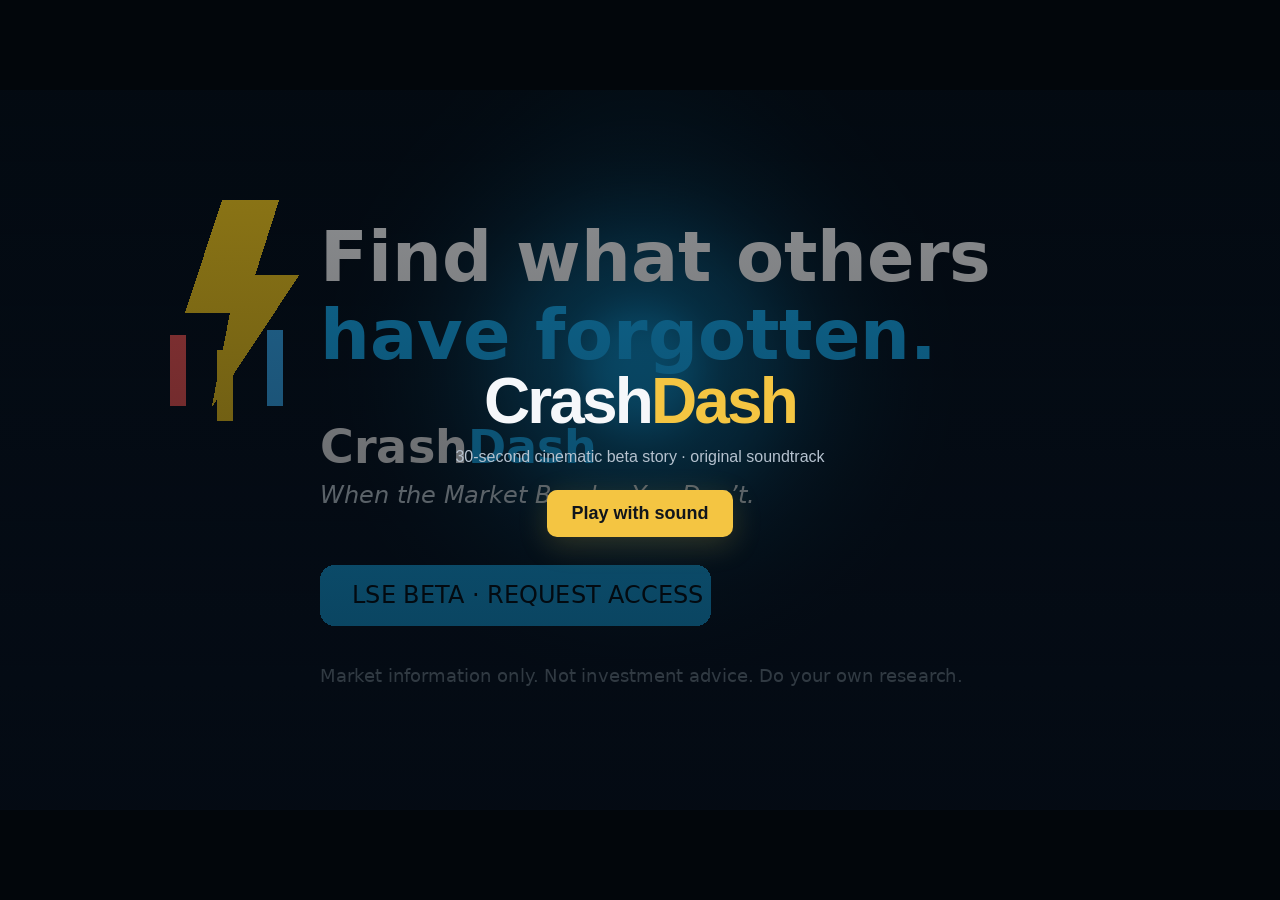
<file: assets/cinematic/index.html>
<!doctype html>
<html lang="en">
<head>
<meta charset="utf-8"/>
<meta name="viewport" content="width=device-width, initial-scale=1"/>
<title>CrashDash — 30s Cinematic</title>
<style>
:root{--bg:#08111f;--fg:#f5f7fa;--muted:#b6c2cf;--gold:#f4c542}
*{box-sizing:border-box}html,body{margin:0;background:#02060b;color:var(--fg);font-family:Inter,Segoe UI,Arial,sans-serif;height:100%;overflow:hidden}
.stage{position:relative;width:100vw;height:100vh;background:#02060b;display:flex;align-items:center;justify-content:center}
.frame{position:relative;width:min(100vw,177.777vh);height:min(56.25vw,100vh);overflow:hidden;background:#02060b}
.media{position:absolute;inset:0;width:100%;height:100%;object-fit:cover;opacity:0;transition:opacity 1.15s cubic-bezier(.22,.61,.36,1);filter:saturate(.94) contrast(1.06) brightness(.94)}
.media.active{opacity:1}
.vignette{position:absolute;inset:0;pointer-events:none;background:
radial-gradient(circle at 50% 45%,transparent 38%,rgba(0,0,0,.38) 75%,rgba(0,0,0,.76) 100%),
linear-gradient(180deg,rgba(0,0,0,.22),transparent 28%,transparent 70%,rgba(0,0,0,.42));z-index:5}
.goldwash{position:absolute;inset:0;z-index:6;pointer-events:none;background:radial-gradient(circle at 62% 55%,rgba(244,197,66,.10),transparent 36%);mix-blend-mode:screen}
.copy{position:absolute;z-index:10;left:7%;right:7%;bottom:10%;opacity:0;transform:translateY(20px) scale(.995);transition:opacity .75s ease,transform .85s cubic-bezier(.22,.61,.36,1);text-shadow:0 3px 28px rgba(0,0,0,.9)}
.copy.show{opacity:1;transform:translateY(0) scale(1)}
.copy.center{left:8%;right:8%;bottom:auto;top:50%;transform:translateY(calc(-50% + 20px));text-align:center}
.copy.center.show{transform:translateY(-50%)}
.eyebrow{font-size:clamp(10px,1vw,17px);font-weight:800;letter-spacing:.24em;color:var(--gold);margin-bottom:12px;text-transform:uppercase}
.headline{font-size:clamp(30px,4.35vw,78px);line-height:1.00;font-weight:780;max-width:1050px;letter-spacing:-.04em}
.center .headline{margin:auto}
.sub{margin-top:16px;font-size:clamp(14px,1.45vw,25px);line-height:1.35;color:#c6d0db;max-width:880px}
.center .sub{margin:16px auto 0}
.rule{width:52px;height:3px;background:var(--gold);margin:0 0 18px;border-radius:4px;box-shadow:0 0 24px rgba(244,197,66,.55)}
.center .rule{margin:0 auto 18px}
.endcard{position:absolute;inset:0;z-index:20;background:#050b13 url('assets/endcard.png') center/cover no-repeat;opacity:0;transform:scale(1.025);transition:opacity 1.15s ease,transform 4.5s ease}
.endcard.show{opacity:1;transform:scale(1)}
.endcopy{position:absolute;z-index:24;left:7%;right:7%;bottom:8%;display:flex;justify-content:space-between;align-items:end;opacity:0;pointer-events:none;transition:opacity .9s ease}
.endcopy.show{opacity:1}
.endcopy .mini{font-size:clamp(10px,.85vw,14px);letter-spacing:.18em;text-transform:uppercase;color:#d5dce5}
.endcopy.show .cta{pointer-events:auto}
.endcopy .cta{font:inherit;font-size:clamp(11px,1vw,16px);font-weight:800;color:#10151c;background:var(--gold);padding:10px 16px;border:0;border-radius:8px;cursor:pointer}
.controls{position:absolute;z-index:40;top:14px;right:14px;display:flex;flex-wrap:wrap;justify-content:flex-end;gap:7px;max-width:calc(100% - 28px);opacity:.78;transition:opacity .2s}.controls:hover,.controls:focus-within{opacity:1}
.controls button{min-height:38px;background:rgba(5,11,19,.88);border:1px solid rgba(255,255,255,.28);color:#fff;padding:8px 11px;border-radius:8px;cursor:pointer;font-weight:650}.controls button:hover{border-color:var(--gold);color:var(--gold)}
.controls button:disabled{opacity:.42;cursor:not-allowed}.controls button[hidden]{display:none}
.controls button:focus-visible,.start button:focus-visible,.replay:focus-visible,.endcopy .cta:focus-visible{outline:3px solid #fff;outline-offset:2px}
.progress{position:absolute;left:0;right:0;bottom:0;height:3px;z-index:50;background:rgba(255,255,255,.08)}.bar{height:100%;width:0;background:var(--gold);box-shadow:0 0 14px rgba(244,197,66,.7)}
.start{position:absolute;inset:0;z-index:60;display:grid;place-items:center;background:linear-gradient(rgba(2,6,11,.42),rgba(2,6,11,.72)),url('assets/endcard.png') center/cover no-repeat}
.start.hidden{display:none}.startbox{text-align:center}.logo{font-weight:850;font-size:clamp(34px,5vw,72px);letter-spacing:-.045em}.logo span{color:var(--gold)}
.start p{color:var(--muted);margin:10px 0 24px}.start button{font-size:18px;padding:13px 24px;border:0;border-radius:10px;background:var(--gold);color:#10151c;font-weight:850;cursor:pointer;box-shadow:0 8px 30px rgba(244,197,66,.18)}
.replay{position:absolute;z-index:70;left:50%;bottom:18%;transform:translateX(-50%);font-size:17px;padding:12px 22px;border:1px solid rgba(255,255,255,.28);border-radius:10px;background:rgba(5,11,19,.9);color:#fff;font-weight:800;cursor:pointer;box-shadow:0 10px 32px rgba(0,0,0,.35)}.replay[hidden]{display:none}.replay:hover{border-color:var(--gold);color:var(--gold)}
@media(max-width:620px){.controls{top:8px;right:8px;max-width:calc(100% - 16px);gap:5px}.controls button{min-height:34px;padding:6px 8px;font-size:12px}.endcopy{bottom:10%;align-items:flex-end}.endcopy .mini{display:none}.endcopy .cta{padding:8px 11px}}
@media(prefers-reduced-motion:reduce){.media,.copy,.endcard,.endcopy{transition-duration:.01ms}}
</style>
</head>
<body>
<div class="stage"><div class="frame">
  <video id="v1" class="media" muted playsinline preload="auto"><source src="assets/clip1.mp4" type="video/mp4"></video>
  <video id="v2" class="media" muted playsinline preload="auto"><source src="assets/clip2.mp4" type="video/mp4"></video>
  <video id="v3" class="media" muted playsinline preload="auto"><source src="assets/clip3.mp4" type="video/mp4"></video>
  <audio id="score" preload="auto"><source src="assets/crashdash_score.mp3" type="audio/mpeg"></audio>

  <div class="vignette"></div><div class="goldwash"></div>

  <div id="c1" class="copy">
    <div class="rule"></div><div class="eyebrow">THE LSE NEVER STOPS</div>
    <div class="headline">The market is full of noise.</div>
    <div class="sub">Thousands of movements. Every day.</div>
  </div>

  <div id="c2" class="copy center">
    <div class="rule"></div><div class="eyebrow">BUT ATTENTION ISN'T EVENLY DISTRIBUTED</div>
    <div class="headline">Some opportunities simply get overlooked.</div>
  </div>

  <div id="c3" class="copy">
    <div class="rule"></div><div class="eyebrow">WHEN ATTENTION FALLS</div>
    <div class="headline">Interesting situations can disappear into the background.</div>
  </div>

  <div id="c4" class="copy center">
    <div class="rule"></div><div class="eyebrow">CRASHDASH</div>
    <div class="headline">Surface what deserves a closer look.</div>
    <div class="sub">A focused starting point for your own research.</div>
  </div>

  <div id="c5" class="copy">
    <div class="rule"></div><div class="eyebrow">DISCOVER · INVESTIGATE · DECIDE</div>
    <div class="headline">Spot the change before it becomes obvious.</div>
    <div class="sub">Research, not hype.</div>
  </div>

  <div id="end" class="endcard"></div>
  <div id="endcopy" class="endcopy">
    <div class="mini">LSE BETA · LIMITED ACCESS</div><button id="endBetaBtn" class="cta" type="button">REQUEST BETA ACCESS</button>
  </div>
  <button id="replayBtn" class="replay" type="button" hidden>↻ Replay</button>

  <div class="controls">
    <button id="pauseBtn" type="button" disabled>Pause</button>
    <button id="stopBtn" type="button" disabled>Stop</button>
    <button id="restartBtn" type="button">Restart</button>
    <button id="soundBtn" type="button">Sound on</button>
    <button id="fsBtn" type="button">Full screen</button>
  </div>
  <div class="progress"><div id="bar" class="bar"></div></div>

  <div id="start" class="start"><div class="startbox">
    <div class="logo">Crash<span>Dash</span></div>
    <p>30-second cinematic beta story · original soundtrack</p>
    <button id="playBtn" type="button">Play with sound</button>
  </div></div>
</div></div>

<script>
const vids=[v1,v2,v3], copies=[c1,c2,c3,c4,c5], frame=document.querySelector('.frame');
const total=30, clipStarts=[0,7,15.7];
let state='idle', elapsed=0, playStartedAt=0, animationFrame=null, activeClip=-1, soundOn=true;

function setControls(){
  pauseBtn.disabled=state==='idle'||state==='completed';
  stopBtn.disabled=state==='idle';
  pauseBtn.textContent=state==='paused'?'Resume':'Pause';
}
function pauseMedia(){vids.forEach(v=>v.pause());score.pause()}
function seekMedia(time){
  const index=time<7?0:time<15.7?1:2;
  vids.forEach((video,i)=>{
    const local=Math.max(0,time-clipStarts[i]);
    video.classList.toggle('active',i===index);
    if(i===index&&Number.isFinite(video.duration)) video.currentTime=Math.min(local,Math.max(0,video.duration-.05));
    else video.currentTime=0;
  });
  score.currentTime=Math.min(time,Number.isFinite(score.duration)?Math.max(0,score.duration-.05):time);
  activeClip=index;
}
function playMedia(){
  const video=vids[activeClip];
  if(video) video.play().catch(()=>{});
  score.volume=.52;score.muted=!soundOn;
  if(!Number.isFinite(score.duration)||elapsed<score.duration-.05)score.play().catch(()=>{});
}
function render(time){
  bar.style.width=(Math.min(time,total)/total*100)+'%';
  const visible=[time<3.2,time>=3.2&&time<7,time>=8.2&&time<12.6,time>=12.6&&time<15.7,time>=17.4&&time<23.7];
  copies.forEach((copy,i)=>copy.classList.toggle('show',visible[i]));
  const ending=time>=24.75;
  end.classList.toggle('show',ending);endcopy.classList.toggle('show',ending);
}
function syncClip(time){
  const next=time<7?0:time<15.7?1:2;
  const local=time-clipStarts[next];
  if(next!==activeClip){
    vids.forEach((video,i)=>{video.pause();video.classList.toggle('active',i===next)});
    activeClip=next;vids[next].currentTime=Math.max(0,local);
    if(state==='playing') vids[next].play().catch(()=>{});
  }else if(state==='playing'&&Math.abs(vids[next].currentTime-local)>.45){
    vids[next].currentTime=Math.max(0,local);
  }
  if(state==='playing'&&(!Number.isFinite(score.duration)||time<score.duration-.05)&&Math.abs(score.currentTime-time)>.45)score.currentTime=time;
}
function tick(now){
  if(state!=='playing') return;
  elapsed=Math.min(total,(now-playStartedAt)/1000);
  syncClip(elapsed);render(elapsed);
  if(elapsed>=total){complete();return}
  animationFrame=requestAnimationFrame(tick);
}
function begin(resuming=false){
  if(animationFrame)cancelAnimationFrame(animationFrame);
  start.classList.add('hidden');replayBtn.hidden=true;
  if(!resuming)seekMedia(elapsed);
  render(elapsed);state='playing';setControls();playMedia();
  playStartedAt=performance.now()-elapsed*1000;
  animationFrame=requestAnimationFrame(tick);
}
function playShow(){elapsed=0;begin()}
function togglePause(){
  if(state==='playing'){
    elapsed=Math.min(total,(performance.now()-playStartedAt)/1000);
    state='paused';if(animationFrame)cancelAnimationFrame(animationFrame);pauseMedia();render(elapsed);setControls();
  }else if(state==='paused'){begin(true)}
}
function stopShow(){
  if(animationFrame)cancelAnimationFrame(animationFrame);animationFrame=null;pauseMedia();
  elapsed=0;activeClip=-1;state='idle';seekMedia(0);vids.forEach(v=>v.classList.remove('active'));
  copies.forEach(c=>c.classList.remove('show'));end.classList.remove('show');endcopy.classList.remove('show');
  replayBtn.hidden=true;bar.style.width='0%';start.classList.remove('hidden');setControls();
}
function restart(){elapsed=0;begin()}
function complete(){
  state='completed';elapsed=total;animationFrame=null;pauseMedia();render(total);replayBtn.hidden=false;setControls();
  window.parent.postMessage({type:'crashdash:cinematic-complete'},window.location.origin);
}
function toggleSound(){soundOn=!soundOn;score.muted=!soundOn;soundBtn.textContent=soundOn?'Sound on':'Sound off'}
function toggleFS(){
  if(document.fullscreenElement)document.exitFullscreen().catch(()=>{});
  else frame.requestFullscreen().catch(()=>{});
}
function updateFullscreen(){fsBtn.textContent=document.fullscreenElement?'Exit full screen':'Full screen'}
function requestBeta(){window.parent.postMessage({type:'crashdash:request-beta'},window.location.origin)}

playBtn.addEventListener('click',playShow);pauseBtn.addEventListener('click',togglePause);
stopBtn.addEventListener('click',stopShow);restartBtn.addEventListener('click',restart);
soundBtn.addEventListener('click',toggleSound);replayBtn.addEventListener('click',restart);
endBetaBtn.addEventListener('click',requestBeta);fsBtn.addEventListener('click',toggleFS);
document.addEventListener('fullscreenchange',updateFullscreen);
document.addEventListener('keydown',event=>{
  if(event.key==='Escape'&&document.fullscreenElement)document.exitFullscreen().catch(()=>{});
});
if(!document.fullscreenEnabled||!frame.requestFullscreen)fsBtn.hidden=true;
setControls();
</script>
</body></html>
</file>
<file: assets/css/styles.css>
/* ==========================================================================
   CrashDash — LSE private beta landing page
   Dark premium market-intelligence treatment. Single stylesheet, no build step.
   Section map:
     01 tokens          06 flow / journey     11 video
     02 reset / base    07 who cards          12 beta
     03 layout          08 quote              13 faq
     04 header / nav    09 week               14 footer
     05 hero            10 schematic          15 responsive / print
   ========================================================================== */

/* --- 01 tokens ----------------------------------------------------------- */
:root {
  --ink: #f4f7fc;
  --ink-soft: #c9d6e8;
  --muted: #8ea1bd;
  --muted-dim: #6b7d99;

  --bg: #070b14;
  --panel: #0b1220;
  --panel-2: #0e1729;
  --panel-3: #122043;

  --line: #1b2942;
  --line-soft: #16223a;

  --accent: #2f7bff;
  --accent-light: #5aa2ff;
  --accent-ink: #8fb8ff;
  --accent-soft: rgba(47, 123, 255, 0.10);

  --bolt: #ffd21e;
  --up: #3b82f6;
  --down: #ff6b5e;

  --radius: 16px;
  --radius-sm: 10px;
  --wrap: 1180px;
  --shadow: 0 24px 60px rgba(0, 0, 0, 0.45);

  --sans: "Inter", ui-sans-serif, system-ui, -apple-system, "Segoe UI", Roboto, Arial, sans-serif;
  --mono: ui-monospace, SFMono-Regular, "SF Mono", Menlo, Consolas, monospace;

  color-scheme: dark;
}

/* --- 02 reset / base ----------------------------------------------------- */
*, *::before, *::after { box-sizing: border-box; }

html { -webkit-text-size-adjust: 100%; scroll-behavior: smooth; }

body {
  margin: 0;
  min-width: 320px;
  background: var(--bg);
  color: var(--ink);
  font-family: var(--sans);
  font-size: 17px;
  line-height: 1.6;
  -webkit-font-smoothing: antialiased;
  overflow-x: hidden;
}

img, svg { max-width: 100%; }
img { height: auto; }

h1, h2, h3, p, figure, blockquote { margin-top: 0; }

h1, h2, h3 { line-height: 1.08; letter-spacing: -0.032em; font-weight: 750; }
h2 { font-size: clamp(1.9rem, 3.4vw, 2.9rem); margin-bottom: 0.7rem; }
h3 { font-size: 1.06rem; letter-spacing: -0.015em; margin-bottom: 0.5rem; }

a { color: var(--accent-ink); text-decoration: none; }
a:hover { color: #fff; }

:focus-visible {
  outline: 2px solid var(--accent-light);
  outline-offset: 3px;
  border-radius: 4px;
}

.skip-link {
  position: absolute; left: -9999px; top: 0; z-index: 100;
  background: var(--accent); color: #061021; padding: 0.7rem 1.1rem;
  border-radius: 0 0 10px 0; font-weight: 650;
}
.skip-link:focus { left: 0; }

.hl { color: var(--bolt); }

/* --- 03 layout ----------------------------------------------------------- */
.wrap { width: min(var(--wrap), 100% - 3rem); margin-inline: auto; }
.wrap--narrow { width: min(820px, 100% - 3rem); }
.center { text-align: center; }
.center .section__lede { margin-inline: auto; }

.section { padding: clamp(3.5rem, 7vw, 6rem) 0; }
.section--tinted { background: var(--panel); border-block: 1px solid var(--line-soft); }
.section--faq { padding-top: 0; }

[id] { scroll-margin-top: 92px; }

.kicker {
  display: block;
  margin: 0 0 0.7rem;
  font-size: 0.82rem;
  font-weight: 700;
  letter-spacing: 0.15em;
  text-transform: uppercase;
  color: var(--accent-light);
}

.section__head { max-width: 780px; margin-bottom: clamp(2rem, 4vw, 3rem); }
.section__lede { color: var(--muted); font-size: 1.06rem; margin-bottom: 0; }

.prose { color: var(--ink-soft); max-width: 62ch; }
.prose--strong { color: #fff; font-weight: 650; margin-bottom: 0; }

/* buttons */
.btn {
  display: inline-flex; align-items: center; justify-content: center; gap: 0.55rem;
  font: inherit; font-weight: 650; letter-spacing: -0.005em;
  padding: 0.78rem 1.35rem; border-radius: 999px;
  border: 1px solid transparent; cursor: pointer;
  transition: transform 0.15s ease, background 0.15s ease, border-color 0.15s ease;
}
.btn--lg { padding: 0.95rem 1.7rem; font-size: 1.03rem; }
.btn--sm { padding: 0.5rem 0.95rem; font-size: 0.87rem; }
.btn--primary { background: var(--accent); color: #04101f; }
.btn--primary:hover { background: #4a8dff; color: #04101f; transform: translateY(-1px); }
.btn--ghost {
  background: rgba(255, 255, 255, 0.03);
  border-color: rgba(255, 255, 255, 0.18);
  color: #fff;
}
.btn--ghost:hover { background: rgba(255, 255, 255, 0.08); color: #fff; border-color: rgba(255,255,255,.32); }

.btn__play {
  width: 0; height: 0;
  border-left: 9px solid currentColor;
  border-top: 6px solid transparent;
  border-bottom: 6px solid transparent;
}

/* reveal on scroll intentionally not used: no element starts hidden, so the
   page can never render blank if a script fails. */
@media (prefers-reduced-motion: reduce) {
  html { scroll-behavior: auto; }
}

/* --- 04 header / nav ----------------------------------------------------- */
.site-header {
  position: sticky; top: 0; z-index: 50;
  background: rgba(7, 11, 20, 0.82);
  backdrop-filter: blur(14px);
  border-bottom: 1px solid var(--line-soft);
}
.site-header__inner {
  display: flex; align-items: center; gap: 1rem;
  min-height: 72px;
}

.brand { display: flex; align-items: center; gap: 0.7rem; color: var(--ink); }
.brand:hover { color: var(--ink); }
.brand__mark { width: 36px; height: 36px; flex: none; }
.brand__text { display: flex; flex-direction: column; line-height: 1.15; }
.brand__name { font-weight: 780; letter-spacing: -0.02em; font-size: 1.06rem; }
.brand__tagline { font-size: 0.76rem; color: var(--muted); letter-spacing: 0.01em; }

.badge {
  margin-left: 0.4rem; padding: 0.32rem 0.7rem;
  border: 1px solid rgba(115, 214, 160, 0.35);
  border-radius: 999px;
  font-size: 0.76rem; font-weight: 700; letter-spacing: 0.1em; text-transform: uppercase;
  color: #8fe0b0; white-space: nowrap;
}

.site-nav { margin-left: auto; display: flex; align-items: center; gap: 1.15rem; }
.site-nav > a {
  color: var(--ink-soft); font-size: 0.93rem; font-weight: 550; white-space: nowrap;
}
.site-nav > a:hover { color: #fff; }
.site-nav > a.btn { color: #04101f; }

.nav-toggle {
  display: none; margin-left: auto;
  align-items: center; gap: 0.5rem;
  background: none; border: 1px solid var(--line); border-radius: 999px;
  color: var(--ink-soft); font: inherit; font-size: 0.85rem;
  padding: 0.45rem 0.85rem; cursor: pointer;
}
.nav-toggle__bars, .nav-toggle__bars::before, .nav-toggle__bars::after {
  display: block; width: 16px; height: 2px; background: currentColor; border-radius: 2px;
}
.nav-toggle__bars { position: relative; }
.nav-toggle__bars::before { content: ""; position: absolute; top: -5px; }
.nav-toggle__bars::after { content: ""; position: absolute; top: 5px; }

/* --- 05 hero ------------------------------------------------------------- */
.hero {
  position: relative;
  display: flex; align-items: center;
  min-height: clamp(520px, 76vh, 720px);
  padding: clamp(3rem, 6vw, 5.5rem) 0;
  overflow: hidden;
  border-bottom: 1px solid var(--line-soft);
}
.hero__atmosphere {
  position: absolute; inset: 0;
  width: 100%; height: 100%;
  object-fit: cover; object-position: 72% 50%;
  z-index: 0;
}
.hero__scrim {
  position: absolute; inset: 0; z-index: 1;
  background:
    linear-gradient(90deg, rgba(7,11,20,.96) 0%, rgba(7,11,20,.90) 34%, rgba(7,11,20,.34) 60%, rgba(7,11,20,.16) 100%),
    linear-gradient(180deg, rgba(7,11,20,.72) 0%, rgba(7,11,20,0) 30%, rgba(7,11,20,.58) 100%);
}
.hero__inner {
  position: relative; z-index: 2;
  display: grid; grid-template-columns: minmax(0, 1fr) auto;
  gap: 2.5rem; align-items: center;
}

.eyebrow {
  display: inline-block; margin: 0 0 1rem;
  padding: 0.34rem 0.8rem;
  border: 1px solid rgba(255, 210, 30, 0.4);
  border-radius: 999px;
  font-size: 0.8rem; font-weight: 700; letter-spacing: 0.14em; text-transform: uppercase;
  color: var(--bolt);
}

.hero__title {
  margin: 0 0 1rem;
  font-size: clamp(2.6rem, 6.2vw, 4.6rem);
  letter-spacing: -0.045em;
}
.hero__lede {
  max-width: 40ch; margin-bottom: 1.9rem;
  color: var(--ink-soft); font-size: clamp(1.02rem, 1.35vw, 1.16rem);
}
.hero__actions { display: flex; flex-wrap: wrap; gap: 0.75rem; margin-bottom: 1.5rem; }
.hero-video-teaser {
  display: inline-flex; align-items: center; gap: .75rem;
  min-width: 218px; padding: .42rem .9rem .42rem .42rem;
  border: 1px solid rgba(255,255,255,.2); border-radius: 14px;
  background: rgba(7,11,20,.58); color: #fff;
  box-shadow: 0 10px 28px rgba(0,0,0,.2);
  transition: transform .18s ease, border-color .18s ease, background .18s ease;
}
.hero-video-teaser:hover {
  transform: translateY(-1px); border-color: rgba(90,162,255,.62);
  background: rgba(14,23,41,.82); color: #fff;
}
.hero-video-teaser__thumb {
  position: relative; flex: none; width: 76px; aspect-ratio: 16 / 9;
  overflow: hidden; border-radius: 9px; background: #02060b;
}
.hero-video-teaser__thumb img { display: block; width: 100%; height: 100%; object-fit: cover; }
.hero-video-teaser__play {
  position: absolute; left: 50%; top: 50%; translate: -50% -50%;
  width: 26px; height: 26px; border-radius: 50%;
  background: rgba(255,210,30,.94); box-shadow: 0 4px 16px rgba(0,0,0,.4);
}
.hero-video-teaser__play::after {
  content: ""; position: absolute; left: 10px; top: 7px;
  border-left: 8px solid #07101e; border-block: 6px solid transparent;
}
.hero-video-teaser__copy { display: flex; flex-direction: column; line-height: 1.25; }
.hero-video-teaser__copy strong { font-size: .94rem; }
.hero-video-teaser__copy span { color: var(--muted); font-size: .76rem; letter-spacing: .06em; text-transform: uppercase; }
.hero__subtext {
  display: flex; flex-wrap: wrap; gap: 0.55rem; margin: 0;
  font-size: 0.85rem; color: var(--muted); letter-spacing: 0.01em;
}

.hero__rail { width: 220px; }
.rail {
  list-style: none; margin: 0 0 1.4rem; padding: 0;
  border-left: 1px solid rgba(90, 162, 255, 0.35);
  padding-left: 1.1rem;
}
.rail li {
  font-size: 0.8rem; font-weight: 700; letter-spacing: 0.14em;
  text-transform: uppercase; color: var(--ink-soft);
  padding: 0.34rem 0;
}
.rail__note {
  margin: 0;
  font-family: var(--mono);
  font-size: 0.83rem; line-height: 1.5; color: var(--muted);
  transform: rotate(-1.4deg);
}

/* --- 06 benefits --------------------------------------------------------- */
.benefits { padding: clamp(2.5rem, 5vw, 3.5rem) 0; background: var(--panel); border-bottom: 1px solid var(--line-soft); }
.benefits__grid {
  display: grid; grid-template-columns: repeat(4, 1fr); gap: 1.5rem;
  list-style: none; margin: 0; padding: 0;
}
.benefit { text-align: left; }
.benefit__icon {
  display: inline-grid; place-items: center;
  width: 44px; height: 44px; margin-bottom: 0.85rem;
  border-radius: 12px;
  background: var(--accent-soft);
  border: 1px solid rgba(47, 123, 255, 0.28);
  color: var(--accent-light);
}
.benefit__icon svg { width: 22px; height: 22px; }
.benefit h3 { font-size: 1rem; margin-bottom: 0.3rem; }
.benefit p { margin: 0; font-size: 0.9rem; color: var(--muted); }

/* --- 07 product + schematic ---------------------------------------------- */
.product__split {
  display: grid; grid-template-columns: minmax(0, 0.85fr) minmax(0, 1.15fr);
  gap: clamp(2rem, 4vw, 3.5rem); align-items: center;
}
.product__copy h2 { max-width: 22ch; }
.statement__quote {
  font-size: clamp(1.15rem, 1.9vw, 1.45rem);
  font-weight: 650; letter-spacing: -0.02em; line-height: 1.3;
  color: #fff; margin-bottom: 1.1rem;
}
.statement__quote--tight { max-width: 30ch; }

.schematic {
  margin: 0;
  border: 1px solid var(--line);
  border-radius: var(--radius);
  background: linear-gradient(160deg, var(--panel-3) 0%, var(--panel-2) 60%, var(--panel) 100%);
  box-shadow: var(--shadow);
  overflow: hidden;
}
.schematic__chrome {
  display: flex; align-items: center; gap: 0.4rem;
  padding: 0.7rem 1rem;
  border-bottom: 1px solid var(--line-soft);
  background: rgba(7, 11, 20, 0.4);
}
.schematic__dot { width: 9px; height: 9px; border-radius: 50%; background: var(--line); flex: none; }
.schematic__title {
  margin-left: 0.6rem; font-size: 0.8rem; letter-spacing: 0.05em;
  color: var(--muted); font-family: var(--mono);
}
.schematic__body { display: grid; grid-template-columns: 0.9fr 1.4fr; gap: 1rem; padding: 1.1rem; }
.schematic__cap {
  margin: 0 0 0.7rem; font-size: 0.76rem; font-weight: 700;
  letter-spacing: 0.13em; text-transform: uppercase; color: var(--muted-dim);
}
.schematic__list {
  padding-right: 1rem; border-right: 1px solid var(--line-soft);
}
.schematic__chart { margin: 1rem 0 0.9rem; }
.schematic__chart svg { width: 100%; height: 104px; display: block; }
.schematic__tags { display: flex; gap: 0.4rem; }

.skel__bar { display: block; height: 9px; border-radius: 5px; background: rgba(143, 184, 255, 0.16); }
.skel__bar--w90 { width: 90%; } .skel__bar--w80 { width: 80%; }
.skel__bar--w75 { width: 75%; } .skel__bar--w70 { width: 70%; }
.skel__bar--w60 { width: 60%; } .skel__bar--w50 { width: 50%; } .skel__bar--w45 { width: 45%; }
.skel--row { display: flex; align-items: center; justify-content: space-between; gap: 0.75rem; padding: 0.55rem 0; }
.skel--row + .skel--row { border-top: 1px solid var(--line-soft); }
.skel--line { padding: 0.3rem 0; }
.skel__dot { width: 9px; height: 9px; border-radius: 50%; flex: none; }
.skel__dot--hi { background: var(--down); }
.skel__dot--md { background: var(--bolt); }
.skel__dot--lo { background: var(--accent); }
.skel__pill { display: block; width: 62px; height: 20px; border-radius: 999px; background: rgba(143, 184, 255, 0.12); }
.schematic__caption {
  margin: 0; padding: 0.75rem 1.1rem;
  border-top: 1px solid var(--line-soft);
  font-size: 0.84rem; color: var(--muted); line-height: 1.5;
}

/* --- 08 before / after --------------------------------------------------- */
.compare {
  display: grid; grid-template-columns: 1fr auto 1fr;
  gap: clamp(1rem, 2.5vw, 2rem); align-items: stretch;
}
.compare__side {
  padding: clamp(1.4rem, 2.6vw, 2rem);
  border: 1px solid var(--line);
  border-radius: var(--radius);
  background: var(--panel-2);
}
.compare__side--before { background: linear-gradient(165deg, #0a0f1c, #0b1220); }
.compare__side--after {
  background: linear-gradient(165deg, rgba(47,123,255,.14), rgba(14,23,41,.9));
  border-color: rgba(90, 162, 255, 0.34);
}
.compare__tag {
  margin: 0 0 0.5rem; font-size: 0.78rem; font-weight: 800;
  letter-spacing: 0.16em; text-transform: uppercase; color: var(--muted-dim);
}
.compare__side--after .compare__tag { color: var(--accent-light); }
.compare__state {
  margin: 0 0 1.1rem; font-size: clamp(1.15rem, 1.8vw, 1.42rem);
  font-weight: 720; letter-spacing: -0.02em; color: var(--ink-soft);
}
.compare__side--after .compare__state { color: #fff; }
.compare__list { list-style: none; margin: 0; padding: 0; }
.compare__list li {
  position: relative; padding: 0.42rem 0 0.42rem 1.5rem;
  font-size: 0.94rem; color: var(--muted); border-top: 1px solid var(--line-soft);
}
.compare__list li:first-child { border-top: 0; }
.compare__list li::before {
  content: ""; position: absolute; left: 0; top: 1.02rem;
  width: 6px; height: 6px; border-radius: 50%; background: var(--muted-dim);
}
.compare__side--after .compare__list li { color: var(--ink-soft); }
.compare__side--after .compare__list li::before { background: var(--bolt); }

.compare__divider { display: grid; place-items: center; }
.compare__divider img { width: 52px; height: 52px; filter: drop-shadow(0 0 22px rgba(47,123,255,.5)); }

.compare__caption {
  margin: 2rem 0 0; text-align: center;
  font-size: 0.82rem; font-weight: 700; letter-spacing: 0.15em;
  text-transform: uppercase; color: var(--muted);
}

/* --- 09 flow / journey --------------------------------------------------- */
.flow {
  list-style: none; margin: 0 0 clamp(2.5rem, 5vw, 3.5rem); padding: 0;
  display: grid; grid-template-columns: repeat(5, 1fr);
  gap: 1px; background: var(--line-soft);
  border: 1px solid var(--line-soft); border-radius: var(--radius); overflow: hidden;
}
.flow__step {
  position: relative; padding: 1.5rem 1.15rem 1.6rem;
  background: var(--bg); display: flex; flex-direction: column;
}
.flow__num {
  font-family: var(--mono); font-size: 0.8rem; font-weight: 700;
  color: var(--accent-light); margin-bottom: 0.7rem; letter-spacing: 0.08em;
}
.flow__label { font-weight: 700; font-size: 1rem; margin-bottom: 0.4rem; letter-spacing: -0.015em; }
.flow__note { font-size: 0.86rem; color: var(--muted); line-height: 1.5; }
.flow__step--end { background: linear-gradient(165deg, rgba(47,123,255,.16), var(--bg)); }
.flow__step--end .flow__label { color: var(--bolt); }

.journey {
  padding: clamp(1.5rem, 3vw, 2.2rem);
  border: 1px solid var(--line);
  border-radius: var(--radius);
  background: var(--panel-2);
}
.journey__title {
  margin: 0 0 1.3rem; font-size: 0.8rem; font-weight: 800;
  letter-spacing: 0.16em; text-transform: uppercase; color: var(--muted-dim);
}
.journey__track {
  list-style: none; margin: 0 0 1.4rem; padding: 0;
  display: grid; grid-template-columns: repeat(5, 1fr); gap: 0.75rem;
}
.journey__node { position: relative; display: flex; flex-direction: column; gap: 0.6rem; }
.journey__node + .journey__node::before {
  content: ""; position: absolute; left: -0.75rem; top: 19px;
  width: 0.75rem; height: 1px; background: var(--line);
}
.journey__icon {
  display: grid; place-items: center;
  width: 38px; height: 38px; border-radius: 11px;
  background: rgba(47, 123, 255, 0.10);
  border: 1px solid rgba(47, 123, 255, 0.26);
  color: var(--accent-light);
}
.journey__icon svg { width: 19px; height: 19px; }
.journey__label { font-size: 0.87rem; color: var(--ink-soft); font-weight: 600; }
.journey__node--end .journey__icon { border-color: rgba(255,210,30,.4); color: var(--bolt); background: rgba(255,210,30,.08); }

.journey__caption {
  margin: 0 0 0.6rem; font-size: 0.84rem; font-weight: 800;
  letter-spacing: 0.16em; text-transform: uppercase; color: var(--accent-light);
}
.journey__note { margin: 0; font-size: 0.82rem; color: var(--muted); }

/* --- 10 who cards -------------------------------------------------------- */
.cards { display: grid; grid-template-columns: repeat(3, 1fr); gap: 1.25rem; }
.card {
  padding: clamp(1.4rem, 2.4vw, 1.9rem);
  border: 1px solid var(--line);
  border-radius: var(--radius);
  background: var(--panel-2);
}
.card__icon {
  display: grid; place-items: center;
  width: 42px; height: 42px; margin-bottom: 1rem;
  border-radius: 12px;
  background: rgba(47, 123, 255, 0.10);
  border: 1px solid rgba(47, 123, 255, 0.26);
  color: var(--accent-light);
}
.card__icon svg { width: 21px; height: 21px; }
.card__title { font-size: 1.08rem; margin-bottom: 0.9rem; }

.card--no { border-color: rgba(255, 107, 94, 0.28); background: linear-gradient(170deg, rgba(255,107,94,.06), var(--panel-2)); }
.card--no .card__title { color: var(--down); }
.card--no .card__icon {
  background: rgba(255, 107, 94, 0.10);
  border-color: rgba(255, 107, 94, 0.30);
  color: var(--down);
}

.tick, .cross { list-style: none; margin: 0; padding: 0; }
.tick li, .cross li {
  position: relative; padding: 0.44rem 0 0.44rem 1.7rem;
  font-size: 0.93rem; color: var(--ink-soft); line-height: 1.45;
}
.tick li::before {
  content: ""; position: absolute; left: 0; top: 0.72rem;
  width: 11px; height: 6px;
  border-left: 2px solid #73d6a0; border-bottom: 2px solid #73d6a0;
  transform: rotate(-45deg);
}
.cross li::before {
  content: ""; position: absolute; left: 2px; top: 1.06rem;
  width: 9px; height: 2px; background: var(--down);
}
.cross li::after {
  content: ""; position: absolute; left: 2px; top: 1.06rem;
  width: 9px; height: 2px; background: var(--down);
  transform: rotate(90deg);
}
.cross li { color: var(--muted); }

.cards__note {
  margin: 1.6rem 0 0; font-size: 0.88rem; color: var(--muted);
  max-width: 62ch;
}

/* --- 11 quote ------------------------------------------------------------ */
.quote {
  position: relative; overflow: hidden;
  padding: clamp(4rem, 9vw, 7rem) 0;
  border-block: 1px solid var(--line-soft);
}
.quote__bg {
  position: absolute; inset: 0; width: 100%; height: 100%;
  object-fit: cover; object-position: 30% 50%; z-index: 0;
}
.quote__scrim {
  position: absolute; inset: 0; z-index: 1;
  background:
    linear-gradient(90deg, rgba(7,11,20,.55) 0%, rgba(7,11,20,.88) 55%, rgba(7,11,20,.55) 100%),
    linear-gradient(180deg, rgba(7,11,20,.9), rgba(7,11,20,.55));
}
.quote__inner { position: relative; z-index: 2; max-width: 760px; }
.quote__text {
  margin: 0 0 1.2rem;
  font-size: clamp(1.4rem, 3.2vw, 2.25rem);
  font-weight: 700; letter-spacing: -0.032em; line-height: 1.24;
  color: #fff;
}
.quote__sign {
  margin: 0;
  font-family: var(--mono); font-size: 0.98rem; color: var(--bolt);
  transform: rotate(-1.2deg); display: inline-block;
}

/* --- 12 week ------------------------------------------------------------- */
.week {
  list-style: none; margin: 0 0 1.8rem; padding: 0;
  display: grid; grid-template-columns: repeat(3, 1fr); gap: 1.25rem;
}
.week__item {
  display: flex; flex-direction: column; gap: 0.8rem;
  padding: clamp(1.3rem, 2.4vw, 1.9rem);
  border: 1px solid var(--line);
  border-radius: var(--radius);
  background: var(--panel-2);
}
.week__item--accent { border-color: rgba(90, 162, 255, 0.34); background: linear-gradient(165deg, rgba(47,123,255,.14), var(--panel-2)); }
.week__icon {
  display: grid; place-items: center;
  width: 40px; height: 40px; border-radius: 11px;
  background: rgba(47, 123, 255, 0.10);
  border: 1px solid rgba(47, 123, 255, 0.26);
  color: var(--accent-light);
}
.week__item--accent .week__icon { border-color: rgba(255,210,30,.4); color: var(--bolt); background: rgba(255,210,30,.08); }
.week__icon svg { width: 20px; height: 20px; }
.week__item h3 { margin: 0; font-size: 1.24rem; }
.week__caption {
  margin: 0 auto; max-width: 58ch; text-align: center;
  color: var(--muted); font-size: 1rem;
}

/* --- 13 cinematic intro -------------------------------------------------- */
/* Contains the self-hosted cinematic embedded in the #video section from
   assets/cinematic/. The experience is isolated in an iframe,
   so these rules only size and contain the frame; they deliberately do not
   reach inside it. Scoped to the two cinematic classes only. */
.crashdash-cinematic-wrapper {
  max-width: 760px; margin: 0 auto;
  padding: clamp(.55rem, 1.2vw, .8rem);
  border: 1px solid rgba(90, 162, 255, .28);
  border-radius: calc(var(--radius) + 6px);
  background: linear-gradient(145deg, rgba(28, 39, 59, .96), rgba(8, 13, 23, .98));
  box-shadow: 0 26px 70px rgba(0, 0, 0, .42), inset 0 1px rgba(255,255,255,.04);
}
.crashdash-cinematic-screen {
  overflow: hidden; border: 1px solid rgba(255,255,255,.1);
  border-radius: var(--radius); background: #000;
}
.crashdash-cinematic-frame {
  display: block; width: 100%; aspect-ratio: 16 / 9;
  border: 0; background: #000;
}
.crashdash-cinematic-meta {
  display: flex; align-items: center; justify-content: space-between; gap: 1rem;
  padding: .75rem .25rem .1rem; color: var(--ink-soft);
  font-size: .86rem; font-weight: 680;
}
.crashdash-cinematic-meta span:last-child {
  color: var(--accent-light); font-size: .75rem; letter-spacing: .08em;
  text-transform: uppercase;
}
.crashdash-cinematic-conversion {
  display: flex; align-items: center; justify-content: space-between; gap: 1rem;
  margin: .65rem -.1rem -.1rem; padding: .95rem 1rem;
  border-top: 1px solid rgba(255,255,255,.09);
  border-radius: 0 0 var(--radius) var(--radius);
  background: rgba(47,123,255,.07);
}
.crashdash-cinematic-conversion > div { display: flex; flex-direction: column; }
.crashdash-cinematic-conversion strong { font-size: .98rem; color: #fff; }
.crashdash-cinematic-conversion span { font-size: .82rem; color: var(--muted); }
.crashdash-cinematic-conversion.is-emphasized { animation: conversion-pulse 1.3s ease; }
@keyframes conversion-pulse {
  35% { background: rgba(47,123,255,.2); box-shadow: 0 0 0 1px rgba(90,162,255,.35); }
}

/* --- 14 beta ------------------------------------------------------------- */
.beta {
  display: grid; grid-template-columns: auto minmax(0, 1fr) auto;
  gap: clamp(1.2rem, 3vw, 2.5rem); align-items: center;
  padding: clamp(1.6rem, 3.4vw, 2.6rem);
  border: 1px solid rgba(90, 162, 255, 0.4);
  border-radius: calc(var(--radius) + 4px);
  background: linear-gradient(150deg, rgba(47,123,255,.16), var(--panel) 70%);
  box-shadow: var(--shadow);
}
.beta__icon {
  display: grid; place-items: center;
  width: 54px; height: 54px; border-radius: 15px;
  background: rgba(47, 123, 255, 0.14);
  border: 1px solid rgba(90, 162, 255, 0.4);
  color: var(--accent-light);
}
.beta__icon svg { width: 26px; height: 26px; }
.beta__copy h2 { font-size: clamp(1.5rem, 2.6vw, 2.05rem); margin-bottom: 0.5rem; }
.beta__copy p { margin: 0; color: var(--ink-soft); max-width: 46ch; }
.beta__action { text-align: right; }
.beta__note { margin: 0.7rem 0 0; font-size: 0.84rem; color: var(--muted); }

.fineprint {
  margin: 1.4rem 0 0; text-align: center;
  font-size: 0.85rem; color: var(--muted-dim);
}

/* --- 15 faq -------------------------------------------------------------- */
.qa {
  border: 1px solid var(--line);
  border-radius: var(--radius-sm);
  background: var(--panel-2);
  margin-bottom: 0.6rem;
}
.qa[open] { border-color: rgba(90, 162, 255, 0.3); }
.qa summary {
  cursor: pointer; list-style: none;
  padding: 1.05rem 1.25rem;
  font-weight: 620; font-size: 1rem; letter-spacing: -0.01em;
  display: flex; align-items: center; justify-content: space-between; gap: 1rem;
}
.qa summary::-webkit-details-marker { display: none; }
.qa summary::after {
  content: "+"; flex: none;
  font-size: 1.35rem; font-weight: 400; line-height: 1;
  color: var(--accent-light);
}
.qa[open] summary::after { content: "\2013"; }
.qa p {
  margin: 0; padding: 0 1.25rem 1.2rem;
  color: var(--muted); font-size: 0.95rem; max-width: 72ch;
}

/* --- 16 footer ----------------------------------------------------------- */
.site-footer {
  border-top: 1px solid var(--line);
  background: var(--panel);
  padding: clamp(2.5rem, 5vw, 3.5rem) 0 2.2rem;
}
.site-footer__top {
  display: flex; flex-wrap: wrap; align-items: center; gap: 1.4rem 2rem;
  padding-bottom: 1.6rem; margin-bottom: 1.6rem;
  border-bottom: 1px solid var(--line-soft);
}
.site-footer__brand { display: flex; align-items: center; gap: 0.7rem; }
.site-footer__brand img { width: 32px; height: 32px; }
.site-footer__name { font-weight: 780; letter-spacing: -0.02em; font-size: 1.05rem; }
.site-footer__tagline { font-size: 0.82rem; color: var(--muted); font-style: italic; }
.site-footer__nav { display: flex; flex-wrap: wrap; gap: 1.1rem; margin-left: auto; }
.site-footer__nav a { color: var(--ink-soft); font-size: 0.9rem; }
.site-footer__social { display: flex; gap: 0.55rem; }
.social {
  display: inline-flex; align-items: center; justify-content: center; gap: .45rem;
  width: 34px; height: 34px; border-radius: 9px;
  border: 1px solid var(--line); color: var(--muted);
}
.social svg { width: 17px; height: 17px; }
.social--x { width: auto; padding: 0 .7rem; font-size: .8rem; }
.social--x:hover { border-color: rgba(90,162,255,.45); color: var(--ink); }

.site-footer__legal {
  margin: 0 0 1.4rem; max-width: 92ch;
  font-size: 0.83rem; line-height: 1.65; color: var(--muted-dim);
}
.site-footer__meta {
  margin: 0 0 0.5rem; font-size: 0.82rem; font-weight: 700;
  letter-spacing: 0.1em; text-transform: uppercase; color: var(--bolt);
}
.site-footer__meta--dim {
  display: flex; gap: 0.6rem; margin: 0;
  font-weight: 500; letter-spacing: 0; text-transform: none;
  color: var(--muted-dim); font-size: 0.82rem;
}
.site-footer__meta--dim a { color: var(--muted); }

/* --- 17 responsive ------------------------------------------------------- */
@media (max-width: 1040px) {
  .hero__inner { grid-template-columns: minmax(0, 1fr); gap: 2rem; }
  .hero__rail { width: auto; }
  .rail { display: flex; flex-wrap: wrap; gap: 0 1.2rem; border-left: 0; padding-left: 0; }
  .rail li { padding: 0.15rem 0; }
  .benefits__grid { grid-template-columns: repeat(2, 1fr); gap: 1.4rem; }
  .product__split { grid-template-columns: minmax(0, 1fr); }
  .flow { grid-template-columns: repeat(3, 1fr); }
  .cards { grid-template-columns: repeat(2, 1fr); }
  .beta { grid-template-columns: auto minmax(0, 1fr); }
  .beta__action { grid-column: 1 / -1; text-align: left; }
}

@media (max-width: 1040px) {
  .nav-toggle { display: inline-flex; }
  .badge { display: none; }
  .site-nav {
    position: absolute; left: 0; right: 0; top: 100%;
    display: none; flex-direction: column; align-items: stretch;
    gap: 0;
    background: rgba(9, 14, 26, 0.98);
    backdrop-filter: blur(14px);
    border-bottom: 1px solid var(--line);
    padding: 0.5rem 1.5rem 1.2rem;
  }
  .site-nav.is-open { display: flex; }
  .site-nav > a {
    padding: 0.85rem 0; font-size: 1rem;
    border-bottom: 1px solid var(--line-soft);
  }
  .site-nav > a.btn {
    margin-top: 1rem; border-bottom: 0; justify-content: center;
  }
  .journey__track { grid-template-columns: repeat(2, 1fr); gap: 1rem; }
  .journey__node + .journey__node::before { display: none; }
}

@media (max-width: 760px) {
  .wrap, .wrap--narrow { width: calc(100% - 2.25rem); }
  .flow { grid-template-columns: repeat(2, 1fr); }
  .cards { grid-template-columns: 1fr; }
  .week { grid-template-columns: 1fr; gap: 1rem; }
  .compare { grid-template-columns: 1fr; gap: 1rem; }
  .compare__divider { padding: 0.4rem 0; }
  .compare__divider img { width: 42px; height: 42px; }
  .schematic__body { grid-template-columns: 1fr; }
  .schematic__list { border-right: 0; border-bottom: 1px solid var(--line-soft); padding: 0 0 0.9rem; }
  .site-footer__nav { margin-left: 0; }
}

@media (max-width: 520px) {
  body { font-size: 16px; }
  .benefits__grid { grid-template-columns: 1fr; gap: 1.2rem; }
  .flow { grid-template-columns: 1fr; }
  .brand__tagline { display: none; }
  .hero__actions .btn, .hero-video-teaser { width: 100%; }
  .hero-video-teaser { padding-right: .7rem; }
  .crashdash-cinematic-conversion { align-items: stretch; flex-direction: column; }
  .crashdash-cinematic-conversion .btn { width: 100%; }
  .hero__subtext { font-size: 0.8rem; }
  .beta__icon { display: none; }
  .beta { grid-template-columns: 1fr; }
}

/* --- 18 print ------------------------------------------------------------ */
@media print {
  .site-header, .nav-toggle, .crashdash-cinematic-wrapper, .hero__atmosphere, .hero__scrim,
  .quote__bg, .quote__scrim, .schematic__chrome { display: none !important; }
  body { background: #fff; color: #000; }
}
</file>
